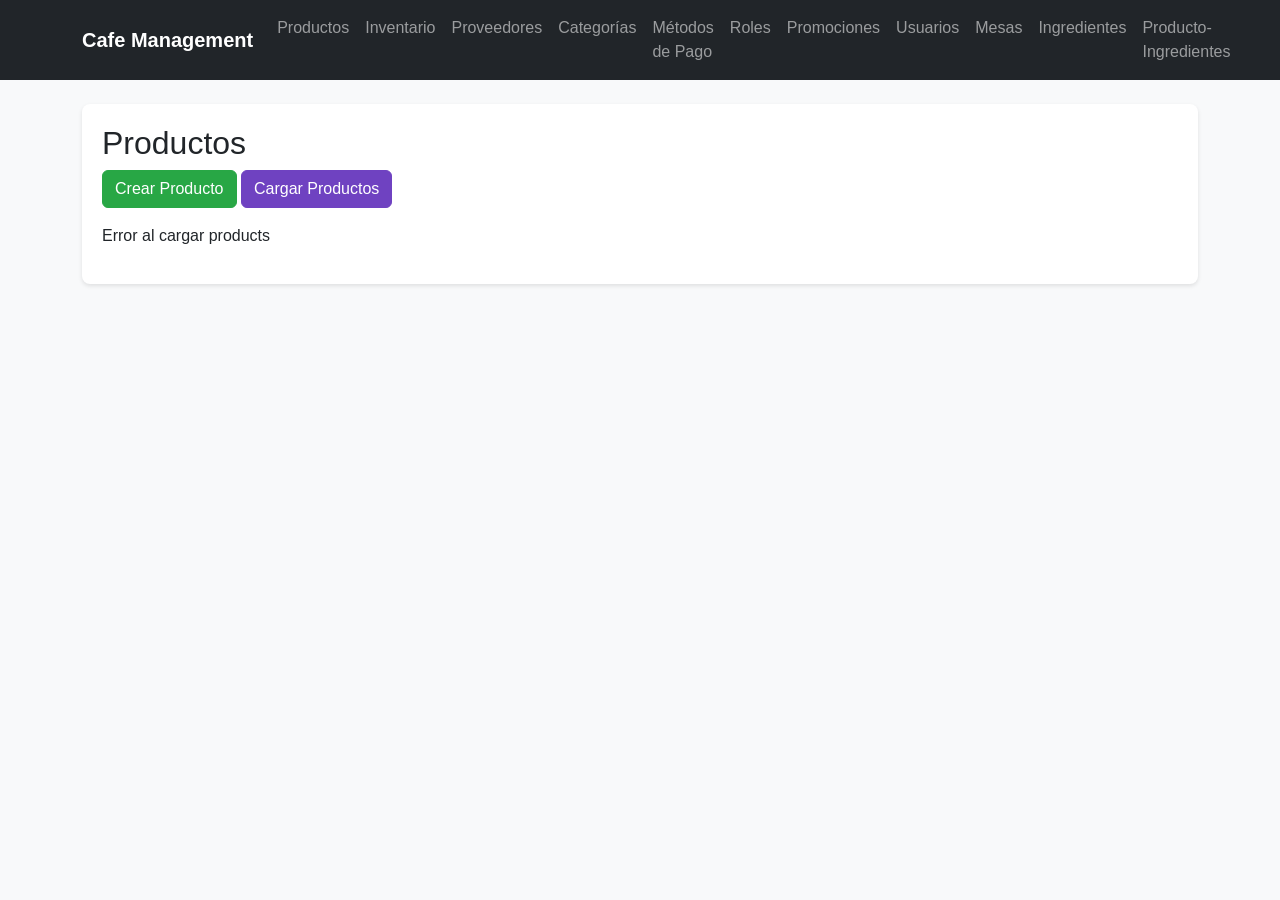
<file: frontend/index.html>
<!DOCTYPE html>
<html lang="es">
<head>
    <meta charset="UTF-8">
    <meta name="viewport" content="width=device-width, initial-scale=1.0">
    <title>Cafe Management System</title>
    <link href="https://cdn.jsdelivr.net/npm/bootstrap@5.3.0/dist/css/bootstrap.min.css" rel="stylesheet">
    <link rel="stylesheet" href="styles.css">
</head>
<body>
    <nav class="navbar navbar-expand-lg navbar-dark bg-dark">
        <div class="container">
            <a class="navbar-brand" href="#">Cafe Management</a>
            <button class="navbar-toggler" type="button" data-bs-toggle="collapse" data-bs-target="#navbarNav">
                <span class="navbar-toggler-icon"></span>
            </button>
            <div class="collapse navbar-collapse" id="navbarNav">
                <ul class="navbar-nav">
                    <li class="nav-item"><a class="nav-link" href="#" onclick="showSection('products')">Productos</a></li>
                    <li class="nav-item"><a class="nav-link" href="#" onclick="showSection('inventory')">Inventario</a></li>
                    <li class="nav-item"><a class="nav-link" href="#" onclick="showSection('suppliers')">Proveedores</a></li>
                    <li class="nav-item"><a class="nav-link" href="#" onclick="showSection('categories')">Categorías</a></li>
                    <li class="nav-item"><a class="nav-link" href="#" onclick="showSection('payment-methods')">Métodos de Pago</a></li>
                    <li class="nav-item"><a class="nav-link" href="#" onclick="showSection('roles')">Roles</a></li>
                    <li class="nav-item"><a class="nav-link" href="#" onclick="showSection('promotions')">Promociones</a></li>
                    <li class="nav-item"><a class="nav-link" href="#" onclick="showSection('users')">Usuarios</a></li>
                    <li class="nav-item"><a class="nav-link" href="#" onclick="showSection('tables')">Mesas</a></li>
                    <li class="nav-item"><a class="nav-link" href="#" onclick="showSection('ingredients')">Ingredientes</a></li>
                    <li class="nav-item"><a class="nav-link" href="#" onclick="showSection('product-ingredients')">Producto-Ingredientes</a></li>
                </ul>
            </div>
        </div>
    </nav>

    <div class="container mt-4">
        <div id="products" class="section">
            <h2>Productos</h2>
            <button class="btn btn-success mb-3" onclick="openCreateModal('products')">Crear Producto</button>
            <button class="btn btn-primary mb-3" onclick="loadProducts()">Cargar Productos</button>
            <div id="products-list" class="row"></div>
        </div>

        <div id="inventory" class="section d-none">
            <h2>Inventario</h2>
            <button class="btn btn-success mb-3" onclick="openCreateModal('inventory')">Crear Item</button>
            <button class="btn btn-primary mb-3" onclick="loadInventory()">Cargar Inventario</button>
            <div id="inventory-list" class="row"></div>
        </div>

        <div id="suppliers" class="section d-none">
            <h2>Proveedores</h2>
            <button class="btn btn-success mb-3" onclick="openCreateModal('suppliers')">Crear Proveedor</button>
            <button class="btn btn-primary mb-3" onclick="loadSuppliers()">Cargar Proveedores</button>
            <div id="suppliers-list" class="row"></div>
        </div>

        <div id="categories" class="section d-none">
            <h2>Categorías</h2>
            <button class="btn btn-success mb-3" onclick="openCreateModal('categories')">Crear Categoría</button>
            <button class="btn btn-primary mb-3" onclick="loadCategories()">Cargar Categorías</button>
            <div id="categories-list" class="row"></div>
        </div>

        <div id="payment-methods" class="section d-none">
            <h2>Métodos de Pago</h2>
            <button class="btn btn-success mb-3" onclick="openCreateModal('payment-methods')">Crear Método</button>
            <button class="btn btn-primary mb-3" onclick="loadPaymentMethods()">Cargar Métodos</button>
            <div id="payment-methods-list" class="row"></div>
        </div>

        <div id="roles" class="section d-none">
            <h2>Roles</h2>
            <button class="btn btn-success mb-3" onclick="openCreateModal('roles')">Crear Rol</button>
            <button class="btn btn-primary mb-3" onclick="loadRoles()">Cargar Roles</button>
            <div id="roles-list" class="row"></div>
        </div>

        <div id="promotions" class="section d-none">
            <h2>Promociones</h2>
            <button class="btn btn-success mb-3" onclick="openCreateModal('promotions')">Crear Promoción</button>
            <button class="btn btn-primary mb-3" onclick="loadPromotions()">Cargar Promociones</button>
            <div id="promotions-list" class="row"></div>
        </div>

        <div id="users" class="section d-none">
            <h2>Usuarios</h2>
            <button class="btn btn-success mb-3" onclick="openCreateModal('users')">Crear Usuario</button>
            <button class="btn btn-primary mb-3" onclick="loadUsers()">Cargar Usuarios</button>
            <div id="users-list" class="row"></div>
        </div>

        <div id="tables" class="section d-none">
            <h2>Mesas</h2>
            <button class="btn btn-success mb-3" onclick="openCreateModal('tables')">Crear Mesa</button>
            <button class="btn btn-primary mb-3" onclick="loadTables()">Cargar Mesas</button>
            <div id="tables-list" class="row"></div>
        </div>

        <div id="ingredients" class="section d-none">
            <h2>Ingredientes</h2>
            <button class="btn btn-success mb-3" onclick="openCreateModal('ingredients')">Crear Ingrediente</button>
            <button class="btn btn-primary mb-3" onclick="loadIngredients()">Cargar Ingredientes</button>
            <div id="ingredients-list" class="row"></div>
        </div>

        <div id="product-ingredients" class="section d-none">
            <h2>Producto-Ingredientes</h2>
            <button class="btn btn-success mb-3" onclick="openCreateModal('product-ingredients')">Crear Relación</button>
            <button class="btn btn-primary mb-3" onclick="loadProductIngredients()">Cargar Relaciones</button>
            <div id="product-ingredients-list" class="row"></div>
        </div>
    </div>

    <!-- Modal for Create/Edit -->
    <div class="modal fade" id="entityModal" tabindex="-1">
        <div class="modal-dialog">
            <div class="modal-content">
                <div class="modal-header">
                    <h5 class="modal-title" id="modalTitle">Crear</h5>
                    <button type="button" class="btn-close" data-bs-dismiss="modal"></button>
                </div>
                <div class="modal-body">
                    <form id="entityForm">
                        <!-- Dynamic form fields will be added here -->
                    </form>
                </div>
                <div class="modal-footer">
                    <button type="button" class="btn btn-secondary" data-bs-dismiss="modal">Cancelar</button>
                    <button type="button" class="btn btn-primary" onclick="saveEntity()">Guardar</button>
                </div>
            </div>
        </div>
    </div>

    <script src="https://cdn.jsdelivr.net/npm/bootstrap@5.3.0/dist/js/bootstrap.bundle.min.js"></script>
    <script src="app.js"></script>
</body>
</html>
</file>
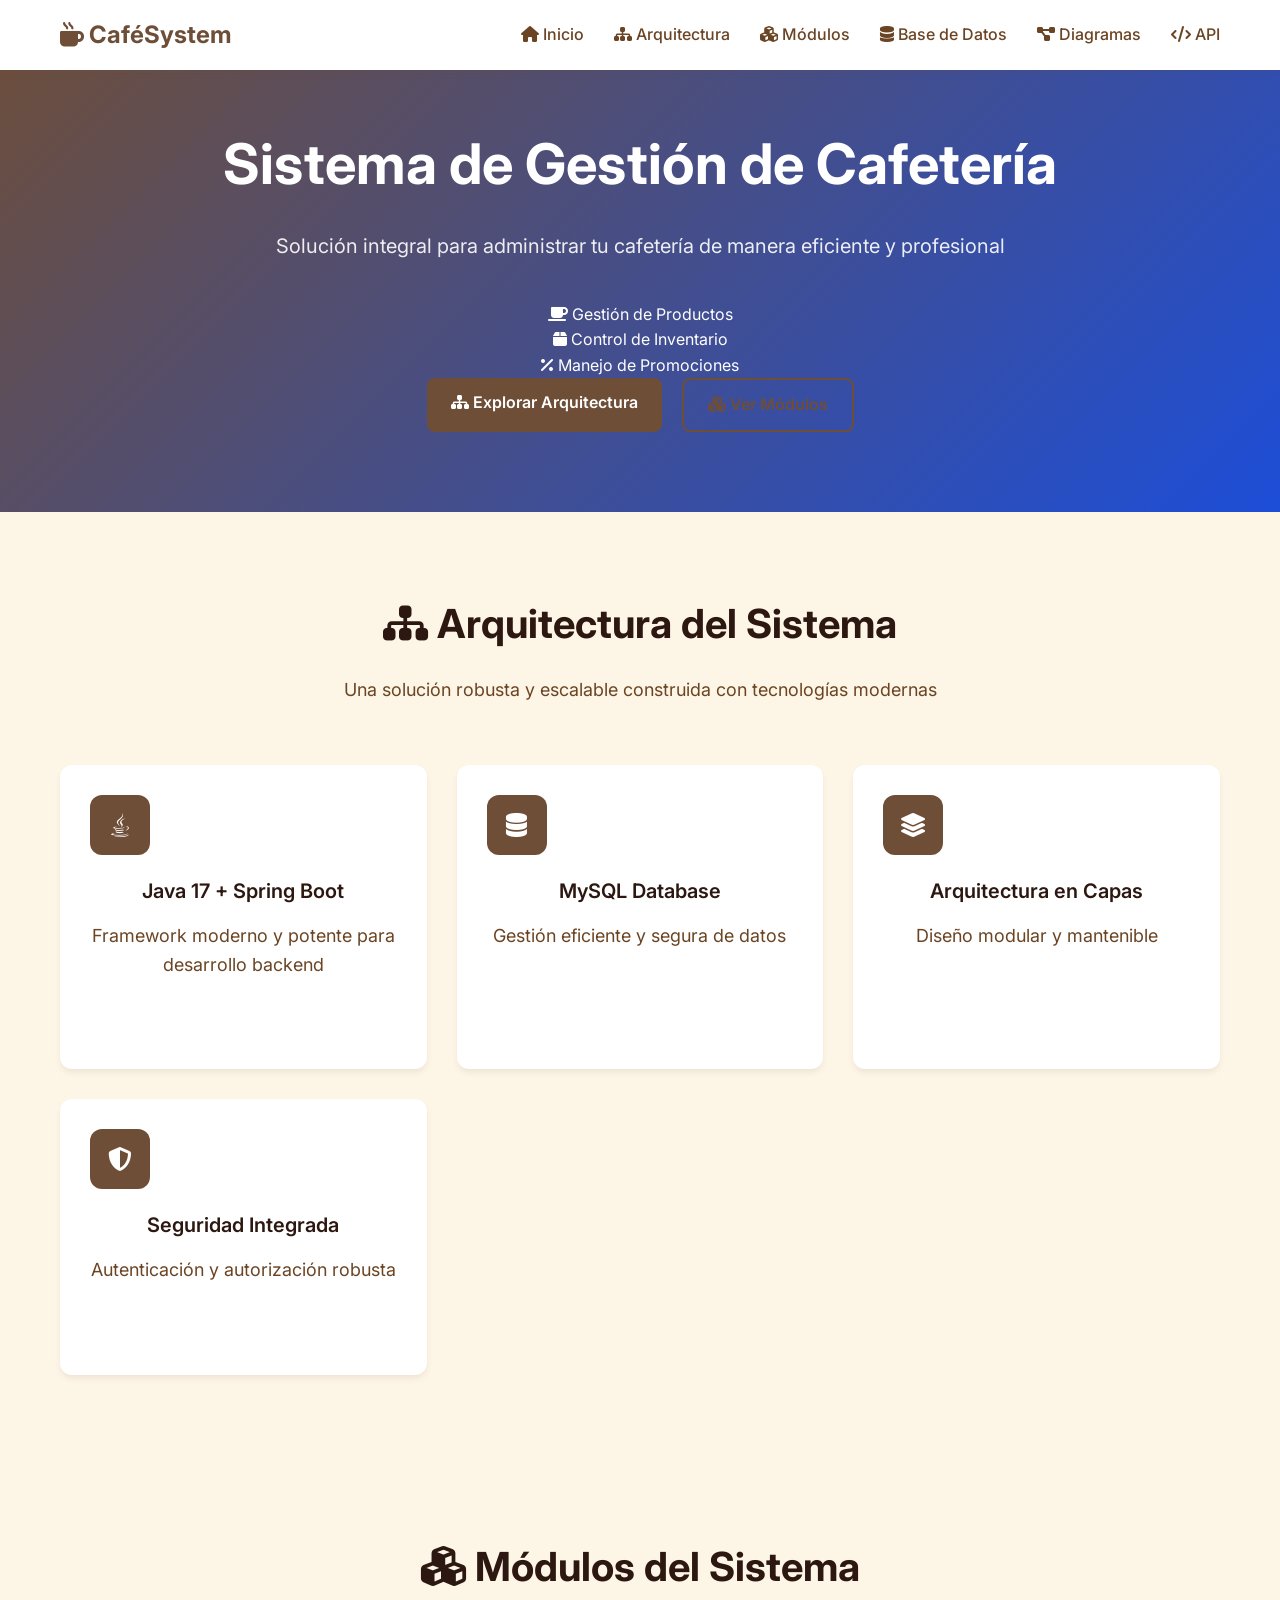
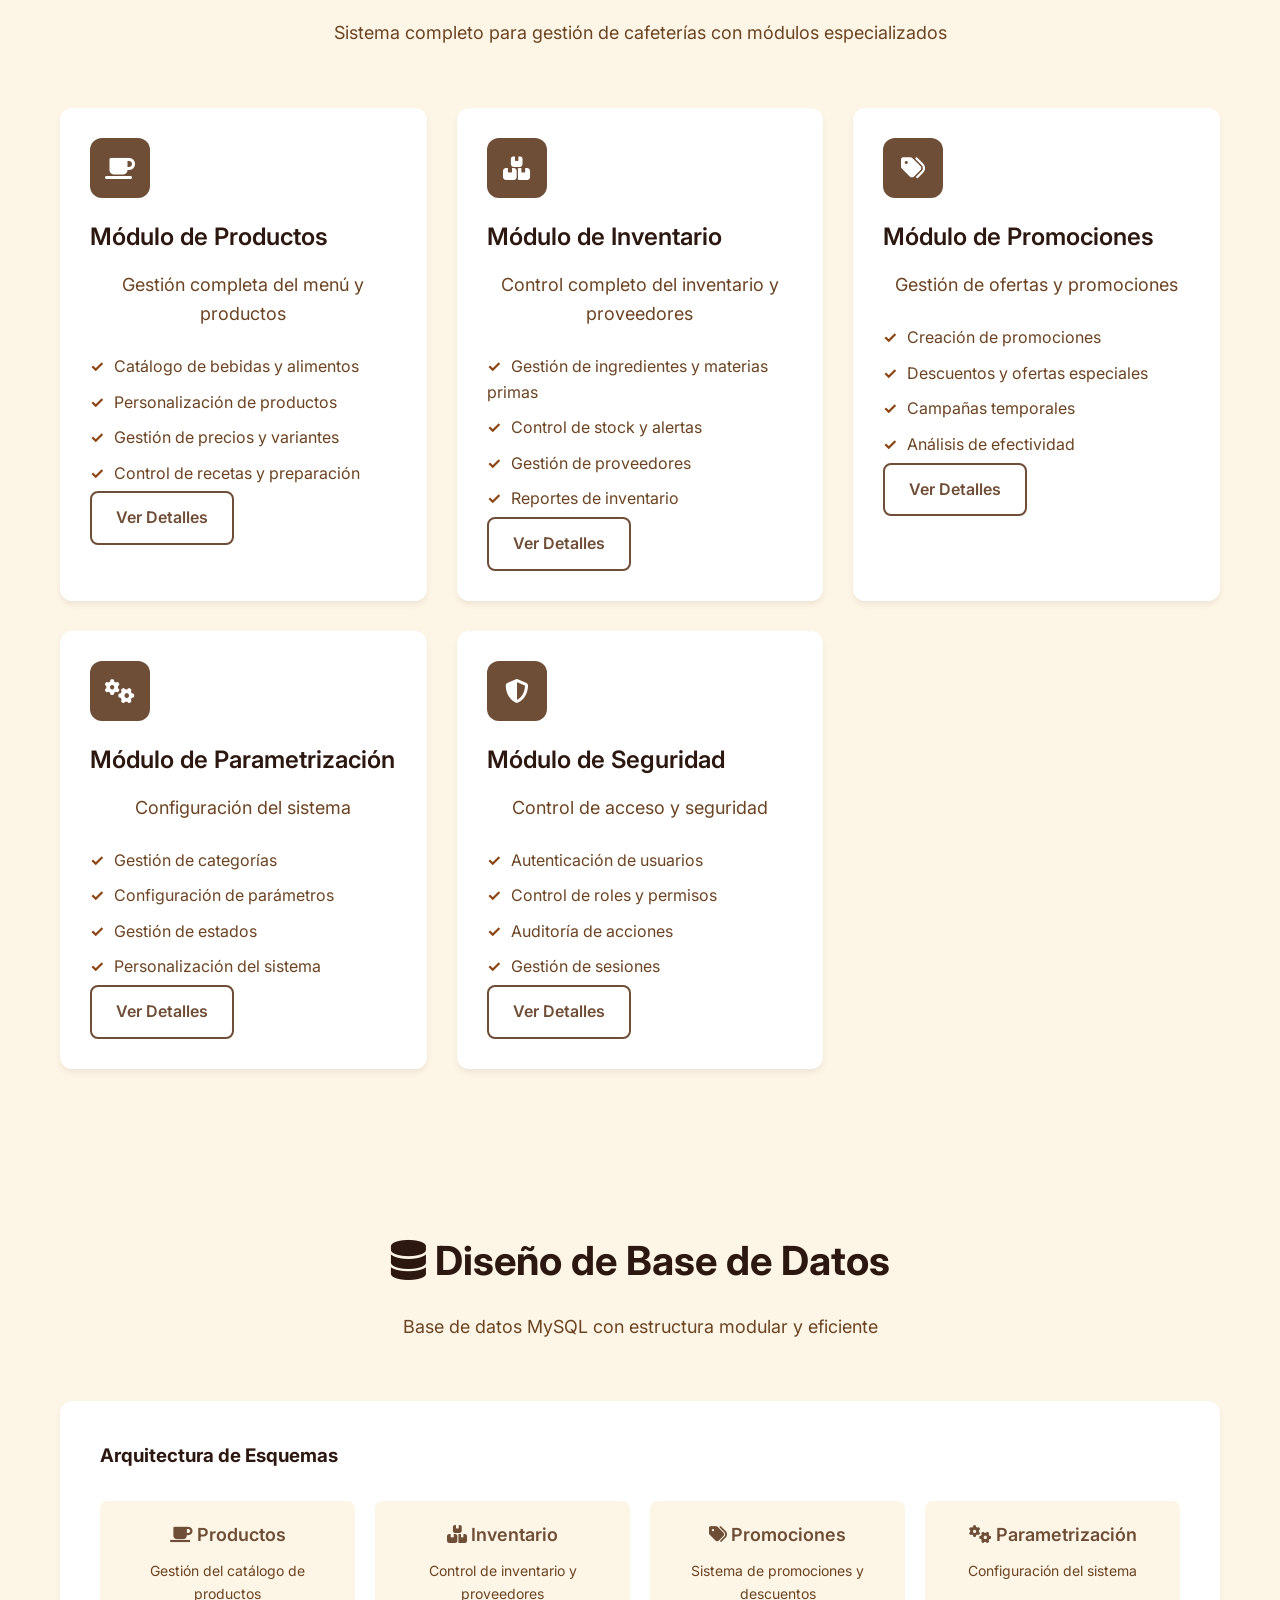
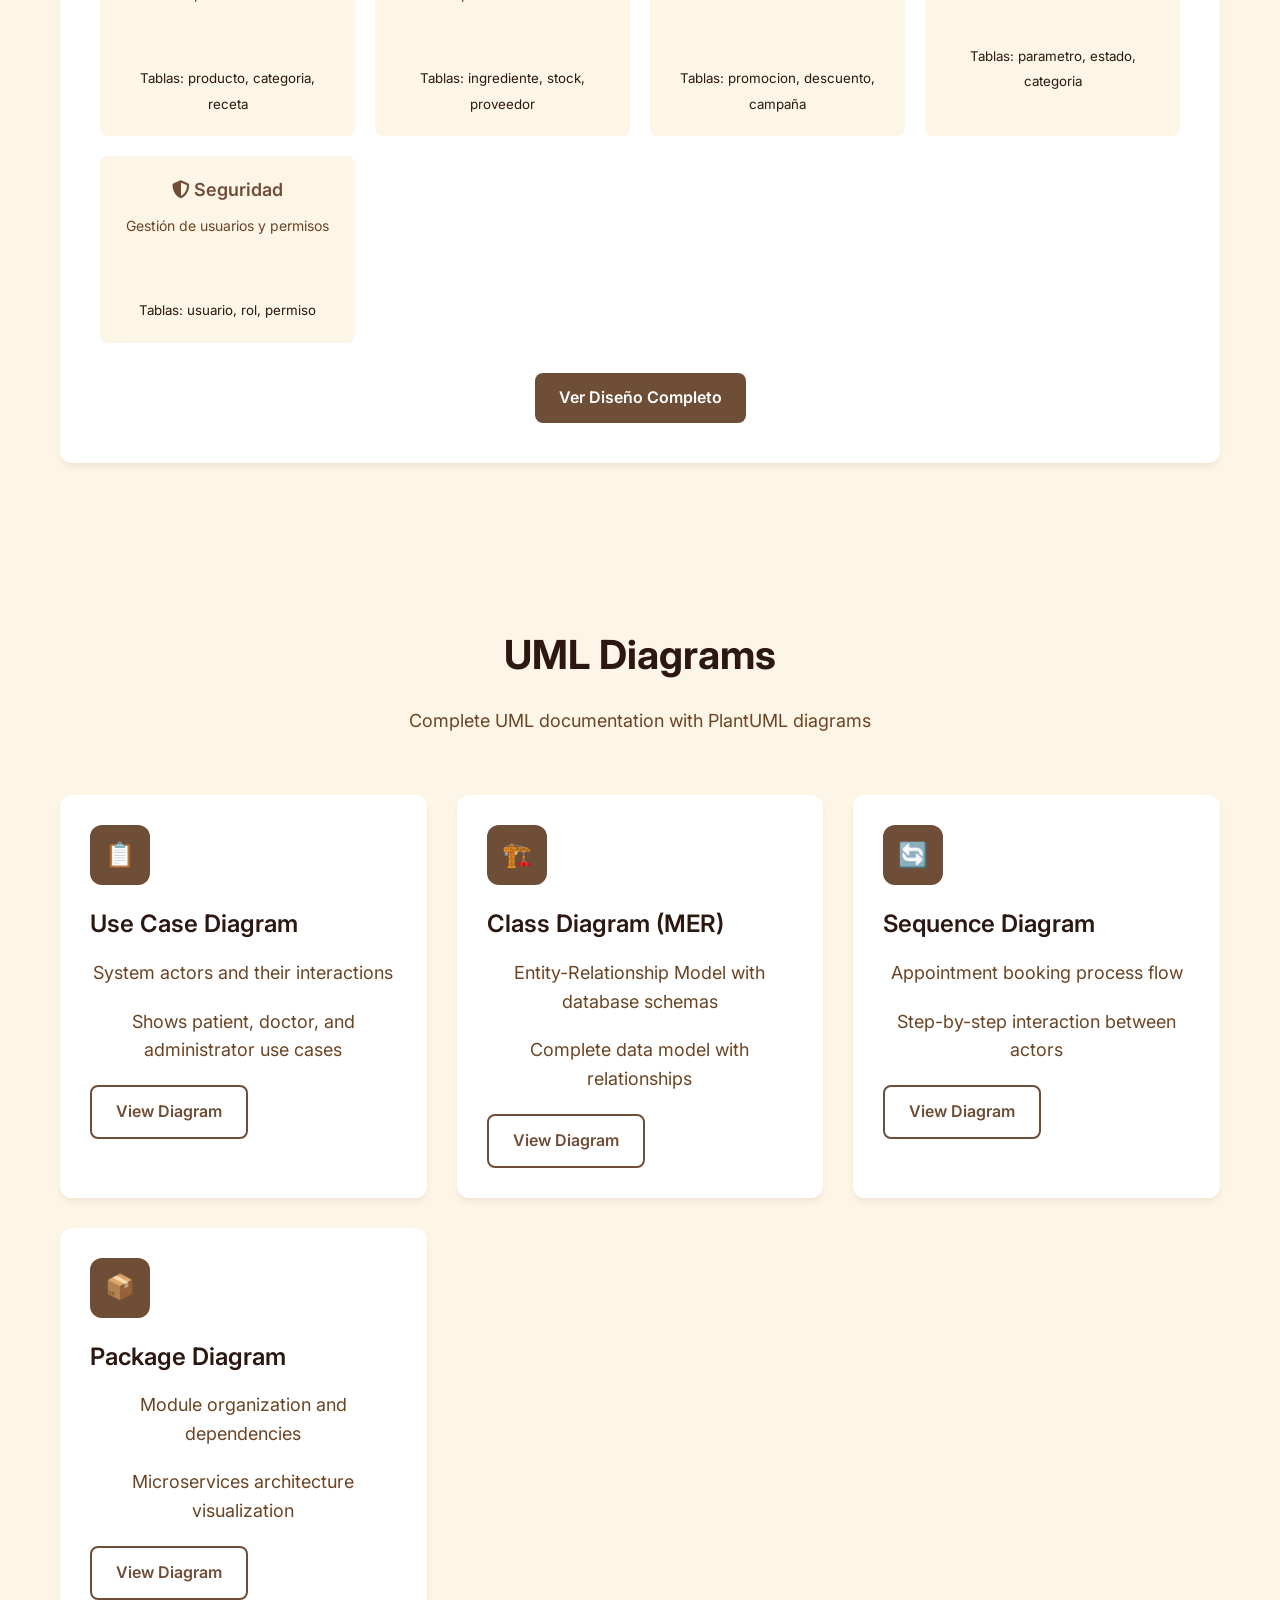
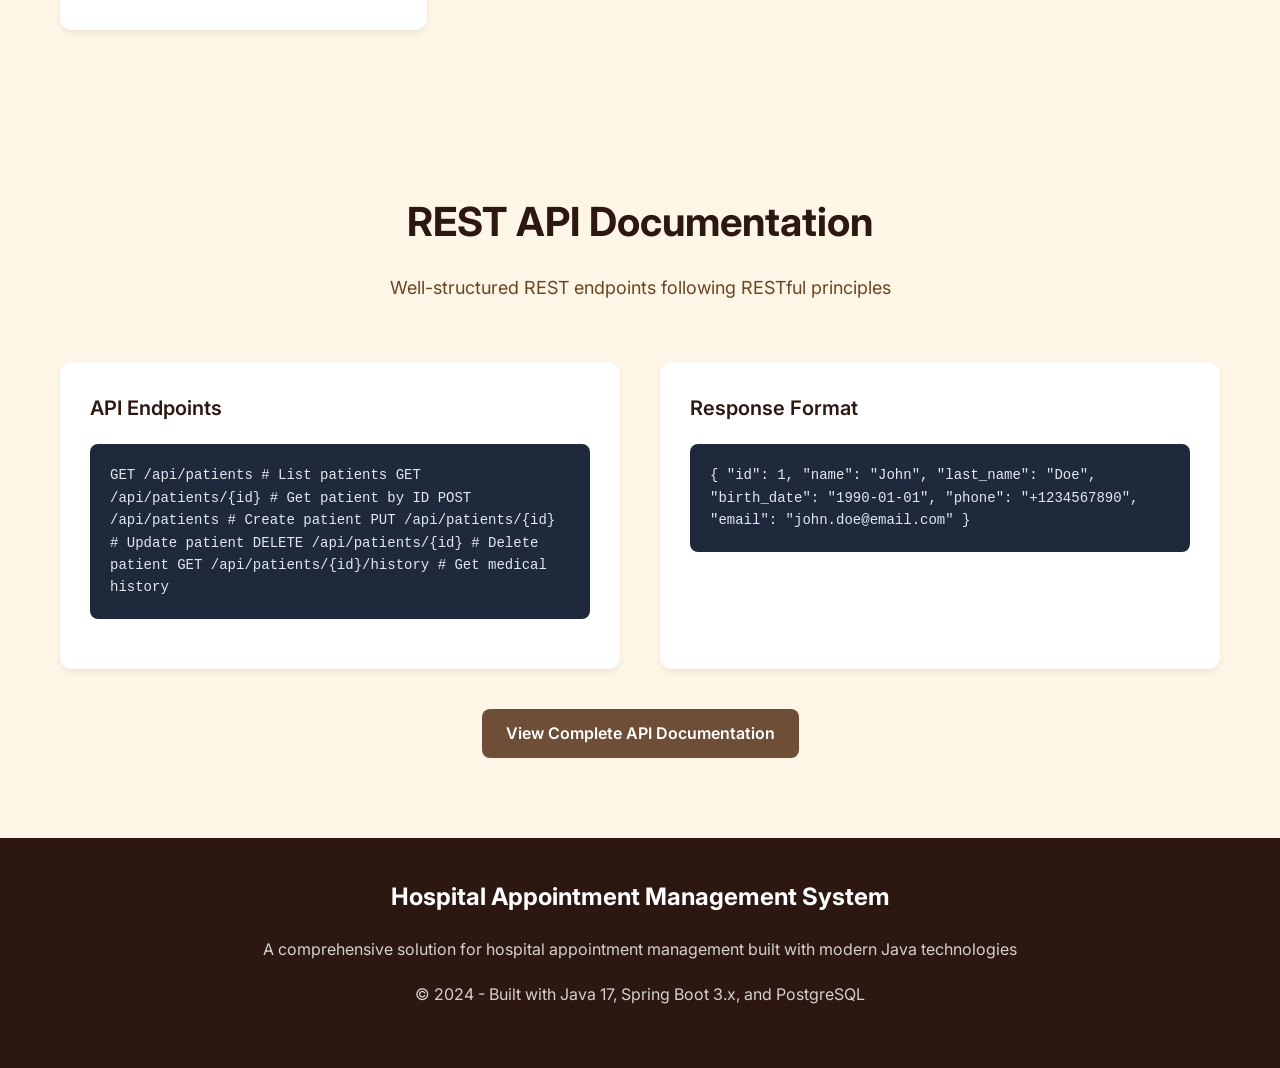
<file: docs/landing-page/index.html>
<!DOCTYPE html>
<html lang="es">
<head>
    <meta charset="UTF-8">
    <meta name="viewport" content="width=device-width, initial-scale=1.0">
    <title>Sistema de Gestión de Cafetería</title>
    <link rel="preconnect" href="https://fonts.googleapis.com">
    <link rel="preconnect" href="https://fonts.gstatic.com" crossorigin>
    <link href="https://fonts.googleapis.com/css2?family=Inter:wght@300;400;500;600;700&family=Playfair+Display:wght@700&display=swap" rel="stylesheet">
    <link rel="stylesheet" href="https://cdnjs.cloudflare.com/ajax/libs/font-awesome/6.4.0/css/all.min.css">
    <link rel="stylesheet" href="assets/css/styles.css">
</head>
<body>
    <!-- Navigation -->
    <nav class="navbar">
        <div class="nav-container">
            <a href="#" class="nav-logo"><i class="fas fa-mug-hot"></i> CaféSystem</a>
            <ul class="nav-menu">
                <li><a href="#home"><i class="fas fa-home"></i> Inicio</a></li>
                <li><a href="#architecture"><i class="fas fa-sitemap"></i> Arquitectura</a></li>
                <li><a href="#modules"><i class="fas fa-cubes"></i> Módulos</a></li>
                <li><a href="#database"><i class="fas fa-database"></i> Base de Datos</a></li>
                <li><a href="#diagrams"><i class="fas fa-project-diagram"></i> Diagramas</a></li>
                <li><a href="#api"><i class="fas fa-code"></i> API</a></li>
            </ul>
        </div>
    </nav>

    <!-- Hero Section -->
    <section id="home" class="hero">
        <div class="hero-container fade-in">
            <h1>Sistema de Gestión de Cafetería</h1>
            <p>Solución integral para administrar tu cafetería de manera eficiente y profesional</p>
            <div class="hero-features">
                <div class="feature">
                    <i class="fas fa-coffee"></i>
                    <span>Gestión de Productos</span>
                </div>
                <div class="feature">
                    <i class="fas fa-box"></i>
                    <span>Control de Inventario</span>
                </div>
                <div class="feature">
                    <i class="fas fa-percent"></i>
                    <span>Manejo de Promociones</span>
                </div>
            </div>
            <div class="hero-buttons">
                <a href="pages/architecture.html" class="btn btn-primary"><i class="fas fa-sitemap"></i> Explorar Arquitectura</a>
                <a href="pages/modules.html" class="btn btn-secondary"><i class="fas fa-cubes"></i> Ver Módulos</a>
            </div>
        </div>
    </section>

    <!-- Architecture Overview -->
    <section id="architecture" class="section fade-in">
        <div class="container">
            <h2><i class="fas fa-sitemap"></i> Arquitectura del Sistema</h2>
            <p>Una solución robusta y escalable construida con tecnologías modernas</p>

            <div class="architecture-grid">
                <div class="arch-component">
                    <div class="card-icon"><i class="fab fa-java"></i></div>
                    <h3>Java 17 + Spring Boot</h3>
                    <p>Framework moderno y potente para desarrollo backend</p>
                </div>
                <div class="arch-component">
                    <div class="card-icon"><i class="fas fa-database"></i></div>
                    <h3>MySQL Database</h3>
                    <p>Gestión eficiente y segura de datos</p>
                </div>
                <div class="arch-component">
                    <div class="card-icon"><i class="fas fa-layer-group"></i></div>
                    <h3>Arquitectura en Capas</h3>
                    <p>Diseño modular y mantenible</p>
                </div>
                <div class="arch-component">
                    <div class="card-icon"><i class="fas fa-shield-alt"></i></div>
                    <h3>Seguridad Integrada</h3>
                    <p>Autenticación y autorización robusta</p>
                </div>
            </div>
        </div>
    </section>

    <!-- Modules Section -->
    <section id="modules" class="section fade-in">
        <div class="container">
            <h2><i class="fas fa-cubes"></i> Módulos del Sistema</h2>
            <p>Sistema completo para gestión de cafeterías con módulos especializados</p>

            <div class="cards-grid">
                <div class="card">
                    <div class="card-icon"><i class="fas fa-coffee"></i></div>
                    <h3>Módulo de Productos</h3>
                    <p>Gestión completa del menú y productos</p>
                    <ul class="card-features">
                        <li>Catálogo de bebidas y alimentos</li>
                        <li>Personalización de productos</li>
                        <li>Gestión de precios y variantes</li>
                        <li>Control de recetas y preparación</li>
                    </ul>
                    <a href="pages/modules.html#products" class="btn btn-secondary">Ver Detalles</a>
                </div>

                <div class="card">
                    <div class="card-icon"><i class="fas fa-boxes"></i></div>
                    <h3>Módulo de Inventario</h3>
                    <p>Control completo del inventario y proveedores</p>
                    <ul class="card-features">
                        <li>Gestión de ingredientes y materias primas</li>
                        <li>Control de stock y alertas</li>
                        <li>Gestión de proveedores</li>
                        <li>Reportes de inventario</li>
                    </ul>
                    <a href="pages/modules.html#inventory" class="btn btn-secondary">Ver Detalles</a>
                </div>

                <div class="card">
                    <div class="card-icon"><i class="fas fa-tags"></i></div>
                    <h3>Módulo de Promociones</h3>
                    <p>Gestión de ofertas y promociones</p>
                    <ul class="card-features">
                        <li>Creación de promociones</li>
                        <li>Descuentos y ofertas especiales</li>
                        <li>Campañas temporales</li>
                        <li>Análisis de efectividad</li>
                    </ul>
                    <a href="pages/modules.html#promotions" class="btn btn-secondary">Ver Detalles</a>
                </div>

                <div class="card">
                    <div class="card-icon"><i class="fas fa-cogs"></i></div>
                    <h3>Módulo de Parametrización</h3>
                    <p>Configuración del sistema</p>
                    <ul class="card-features">
                        <li>Gestión de categorías</li>
                        <li>Configuración de parámetros</li>
                        <li>Gestión de estados</li>
                        <li>Personalización del sistema</li>
                    </ul>
                    <a href="pages/modules.html#parameterization" class="btn btn-secondary">Ver Detalles</a>
                </div>

                <div class="card">
                    <div class="card-icon"><i class="fas fa-shield-alt"></i></div>
                    <h3>Módulo de Seguridad</h3>
                    <p>Control de acceso y seguridad</p>
                    <ul class="card-features">
                        <li>Autenticación de usuarios</li>
                        <li>Control de roles y permisos</li>
                        <li>Auditoría de acciones</li>
                        <li>Gestión de sesiones</li>
                    </ul>
                    <a href="pages/modules.html#security" class="btn btn-secondary">Ver Detalles</a>
                </div>
            </div>
        </div>
    </section>

    <!-- Database Section -->
    <section id="database" class="section fade-in">
        <div class="container">
            <h2><i class="fas fa-database"></i> Diseño de Base de Datos</h2>
            <p>Base de datos MySQL con estructura modular y eficiente</p>

            <div class="database-schema">
                <h3>Arquitectura de Esquemas</h3>
                <div class="schema-grid">
                    <div class="schema-item">
                        <h4><i class="fas fa-coffee"></i> Productos</h4>
                        <p>Gestión del catálogo de productos</p>
                        <small>Tablas: producto, categoria, receta</small>
                    </div>
                    <div class="schema-item">
                        <h4><i class="fas fa-boxes"></i> Inventario</h4>
                        <p>Control de inventario y proveedores</p>
                        <small>Tablas: ingrediente, stock, proveedor</small>
                    </div>
                    <div class="schema-item">
                        <h4><i class="fas fa-tags"></i> Promociones</h4>
                        <p>Sistema de promociones y descuentos</p>
                        <small>Tablas: promocion, descuento, campaña</small>
                    </div>
                    <div class="schema-item">
                        <h4><i class="fas fa-cogs"></i> Parametrización</h4>
                        <p>Configuración del sistema</p>
                        <small>Tablas: parametro, estado, categoria</small>
                    </div>
                    <div class="schema-item">
                        <h4><i class="fas fa-shield-alt"></i> Seguridad</h4>
                        <p>Gestión de usuarios y permisos</p>
                        <small>Tablas: usuario, rol, permiso</small>
                    </div>
                </div>
                <div style="text-align: center; margin-top: 30px;">
                    <a href="pages/database.html" class="btn btn-primary">Ver Diseño Completo</a>
                </div>
            </div>
        </div>
    </section>

    <!-- Diagrams Section -->
    <section id="diagrams" class="section">
        <div class="container">
            <h2>UML Diagrams</h2>
            <p>Complete UML documentation with PlantUML diagrams</p>

            <div class="cards-grid">
                <div class="card">
                    <div class="card-icon">📋</div>
                    <h3>Use Case Diagram</h3>
                    <p>System actors and their interactions</p>
                    <p>Shows patient, doctor, and administrator use cases</p>
                    <a href="pages/diagrams.html#use-case" class="btn btn-secondary">View Diagram</a>
                </div>

                <div class="card">
                    <div class="card-icon">🏗️</div>
                    <h3>Class Diagram (MER)</h3>
                    <p>Entity-Relationship Model with database schemas</p>
                    <p>Complete data model with relationships</p>
                    <a href="pages/diagrams.html#classes" class="btn btn-secondary">View Diagram</a>
                </div>

                <div class="card">
                    <div class="card-icon">🔄</div>
                    <h3>Sequence Diagram</h3>
                    <p>Appointment booking process flow</p>
                    <p>Step-by-step interaction between actors</p>
                    <a href="pages/diagrams.html#sequence" class="btn btn-secondary">View Diagram</a>
                </div>

                <div class="card">
                    <div class="card-icon">📦</div>
                    <h3>Package Diagram</h3>
                    <p>Module organization and dependencies</p>
                    <p>Microservices architecture visualization</p>
                    <a href="pages/diagrams.html#packages" class="btn btn-secondary">View Diagram</a>
                </div>
            </div>
        </div>
    </section>

    <!-- API Section -->
    <section id="api" class="section">
        <div class="container">
            <h2>REST API Documentation</h2>
            <p>Well-structured REST endpoints following RESTful principles</p>

            <div class="content-grid">
                <div class="content-card">
                    <h3>API Endpoints</h3>
                    <div class="code-block">
GET    /api/patients              # List patients
GET    /api/patients/{id}         # Get patient by ID
POST   /api/patients              # Create patient
PUT    /api/patients/{id}         # Update patient
DELETE /api/patients/{id}         # Delete patient
GET    /api/patients/{id}/history # Get medical history
                    </div>
                </div>

                <div class="content-card">
                    <h3>Response Format</h3>
                    <div class="code-block">
{
  "id": 1,
  "name": "John",
  "last_name": "Doe",
  "birth_date": "1990-01-01",
  "phone": "+1234567890",
  "email": "john.doe@email.com"
}
                    </div>
                </div>
            </div>

            <div style="text-align: center; margin-top: 40px;">
                <a href="pages/api.html" class="btn btn-primary">View Complete API Documentation</a>
            </div>
        </div>
    </section>

    <!-- Footer -->
    <footer class="footer">
        <div class="footer-content">
            <h3>Hospital Appointment Management System</h3>
            <p>A comprehensive solution for hospital appointment management built with modern Java technologies</p>
            <p>© 2024 - Built with Java 17, Spring Boot 3.x, and PostgreSQL</p>
        </div>
    </footer>

    <script src="assets/js/main.js"></script>
</body>
</html>
</file>
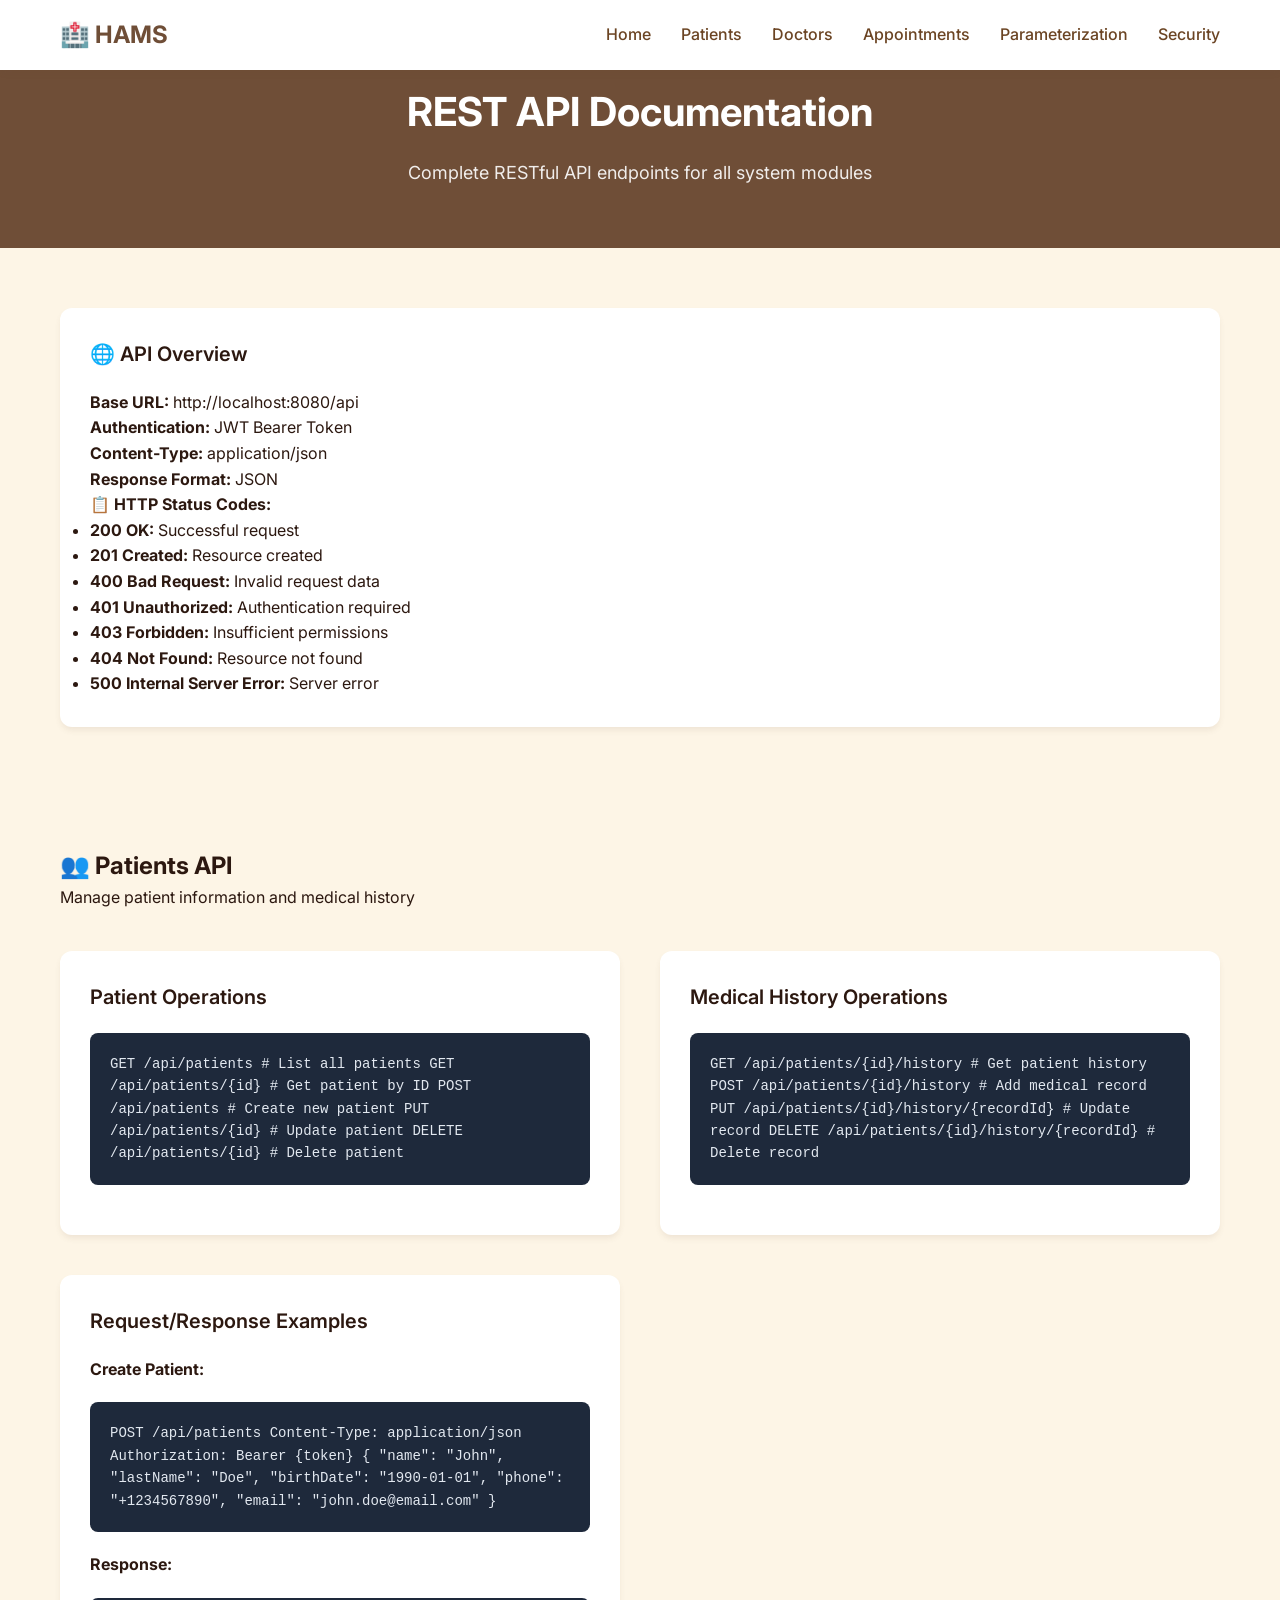
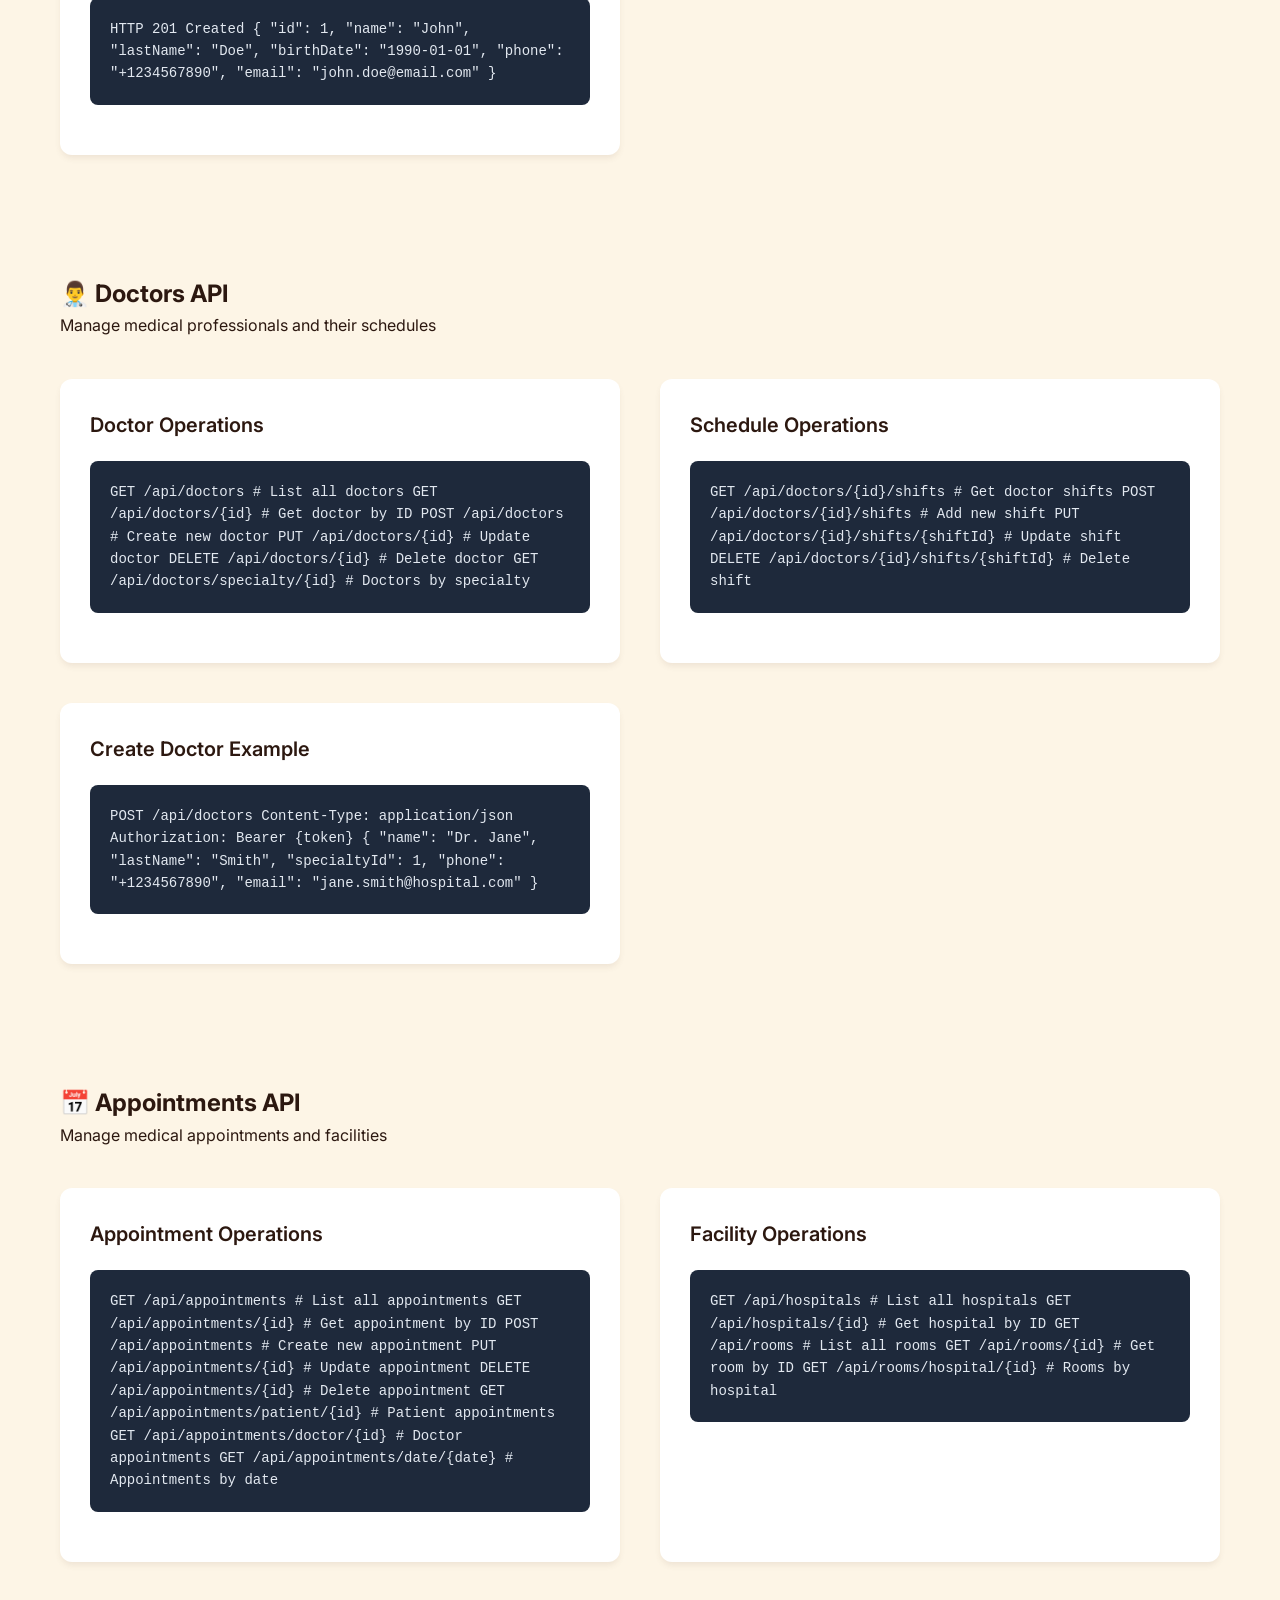
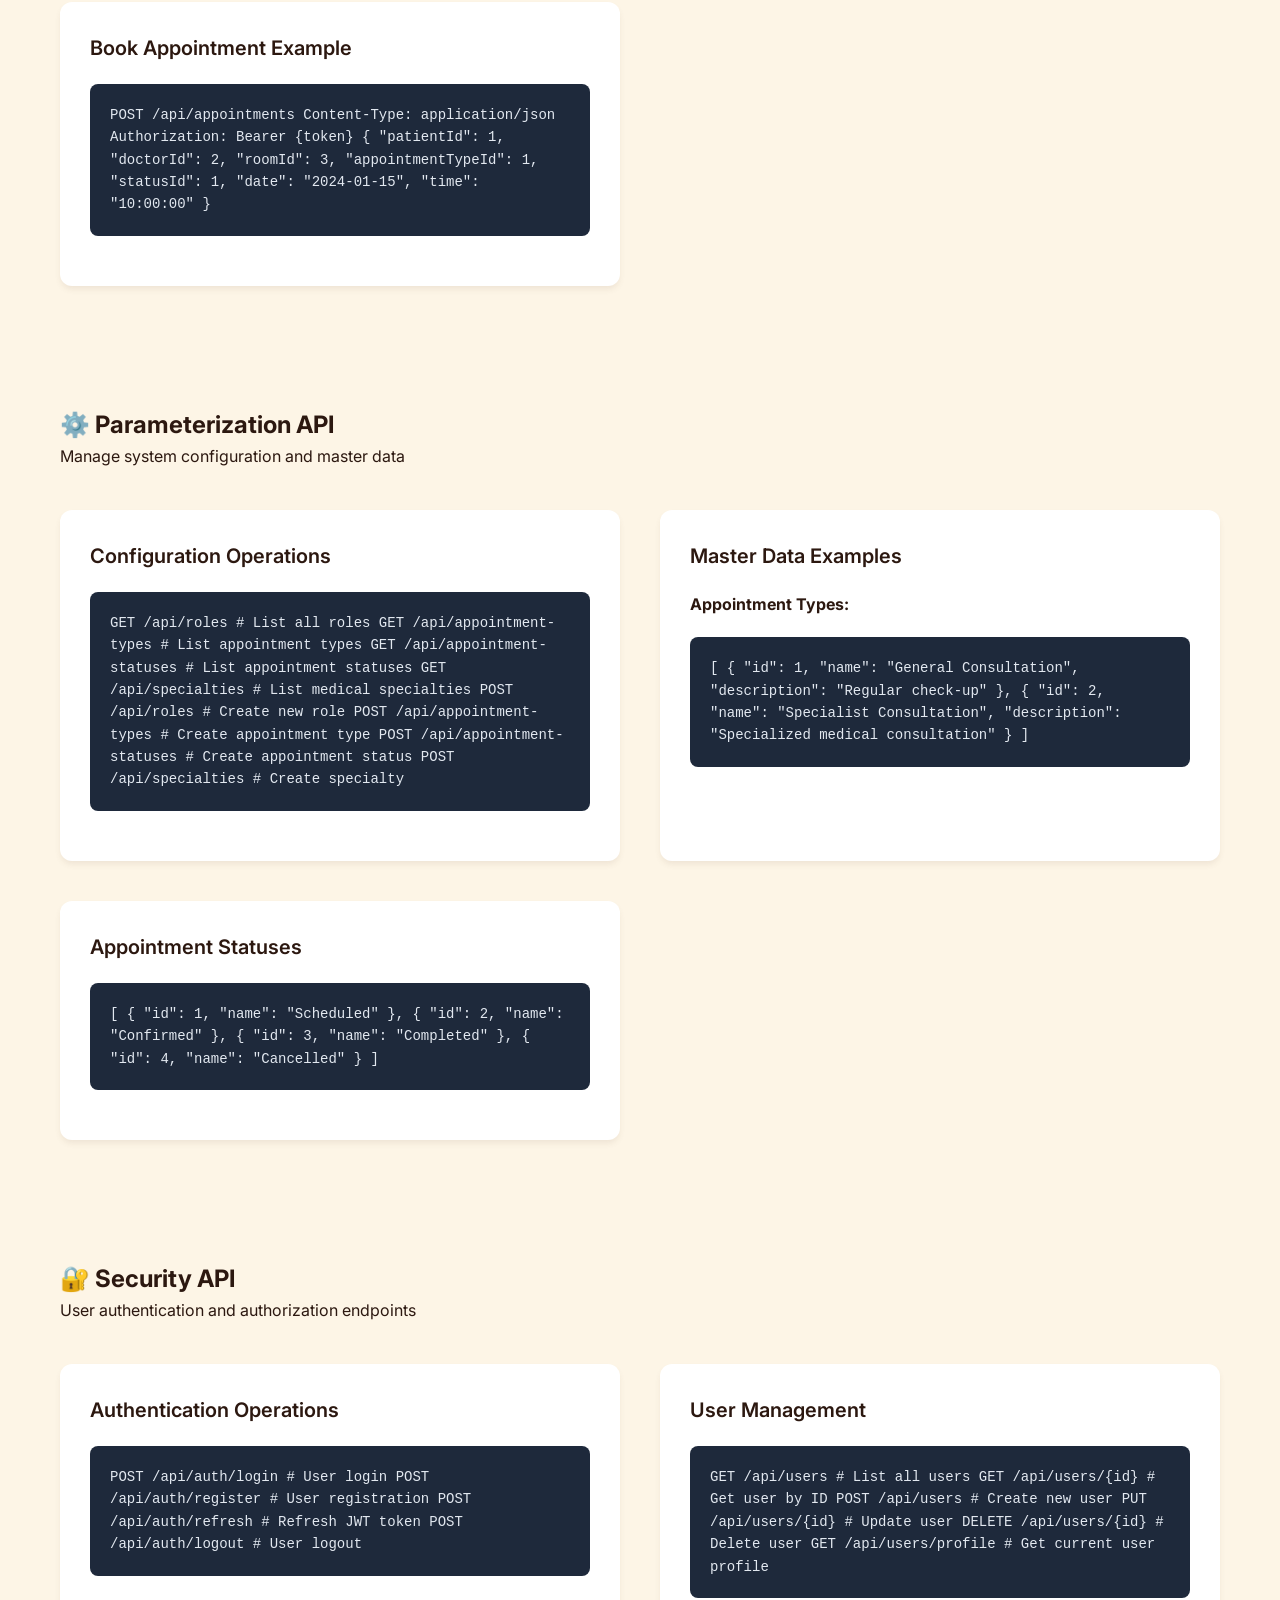
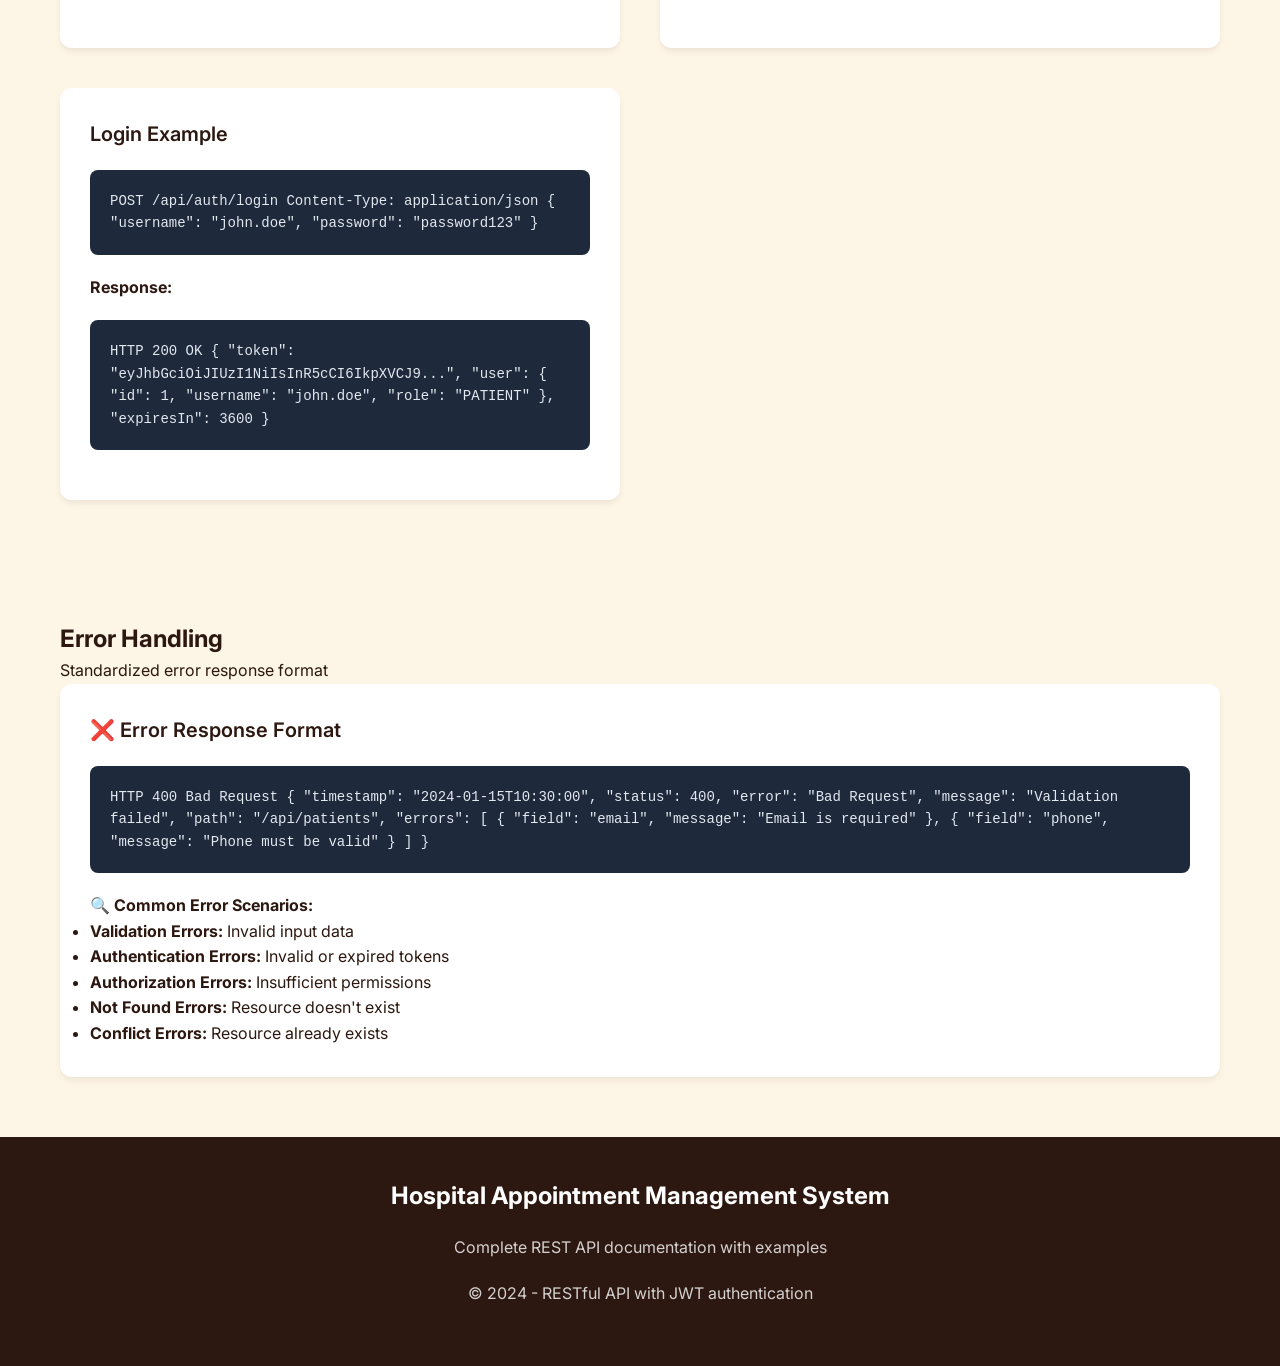
<file: docs/landing-page/pages/api.html>
<!DOCTYPE html>
<html lang="es">
<head>
    <meta charset="UTF-8">
    <meta name="viewport" content="width=device-width, initial-scale=1.0">
    <title>API Documentation - Hospital Appointment Management System</title>
    <link rel="preconnect" href="https://fonts.googleapis.com">
    <link rel="preconnect" href="https://fonts.gstatic.com" crossorigin>
    <link href="https://fonts.googleapis.com/css2?family=Inter:wght@300;400;500;600;700&display=swap" rel="stylesheet">
    <link rel="stylesheet" href="../assets/css/styles.css">
</head>
<body>
    <!-- Navigation -->
    <nav class="navbar">
        <div class="nav-container">
            <a href="../index.html" class="nav-logo">🏥 HAMS</a>
            <ul class="nav-menu">
                <li><a href="../index.html">Home</a></li>
                <li><a href="#patients">Patients</a></li>
                <li><a href="#doctors">Doctors</a></li>
                <li><a href="#appointments">Appointments</a></li>
                <li><a href="#parameterization">Parameterization</a></li>
                <li><a href="#security">Security</a></li>
            </ul>
        </div>
    </nav>

    <!-- Page Header -->
    <section class="page-header">
        <div class="container">
            <h1>REST API Documentation</h1>
            <p>Complete RESTful API endpoints for all system modules</p>
        </div>
    </section>

    <!-- API Overview -->
    <section class="content-section">
        <div class="container">
            <div class="content-card">
                <h3>🌐 API Overview</h3>
                <p><strong>Base URL:</strong> http://localhost:8080/api</p>
                <p><strong>Authentication:</strong> JWT Bearer Token</p>
                <p><strong>Content-Type:</strong> application/json</p>
                <p><strong>Response Format:</strong> JSON</p>

                <h4>📋 HTTP Status Codes:</h4>
                <ul>
                    <li><strong>200 OK:</strong> Successful request</li>
                    <li><strong>201 Created:</strong> Resource created</li>
                    <li><strong>400 Bad Request:</strong> Invalid request data</li>
                    <li><strong>401 Unauthorized:</strong> Authentication required</li>
                    <li><strong>403 Forbidden:</strong> Insufficient permissions</li>
                    <li><strong>404 Not Found:</strong> Resource not found</li>
                    <li><strong>500 Internal Server Error:</strong> Server error</li>
                </ul>
            </div>
        </div>
    </section>

    <!-- Patients API -->
    <section id="patients" class="content-section">
        <div class="container">
            <h2>👥 Patients API</h2>
            <p>Manage patient information and medical history</p>

            <div class="content-grid">
                <div class="content-card">
                    <h3>Patient Operations</h3>
                    <div class="code-block">
GET    /api/patients              # List all patients
GET    /api/patients/{id}         # Get patient by ID
POST   /api/patients              # Create new patient
PUT    /api/patients/{id}         # Update patient
DELETE /api/patients/{id}         # Delete patient
                    </div>
                </div>

                <div class="content-card">
                    <h3>Medical History Operations</h3>
                    <div class="code-block">
GET    /api/patients/{id}/history # Get patient history
POST   /api/patients/{id}/history # Add medical record
PUT    /api/patients/{id}/history/{recordId} # Update record
DELETE /api/patients/{id}/history/{recordId} # Delete record
                    </div>
                </div>

                <div class="content-card">
                    <h3>Request/Response Examples</h3>
                    <h4>Create Patient:</h4>
                    <div class="code-block">
POST /api/patients
Content-Type: application/json
Authorization: Bearer {token}

{
  "name": "John",
  "lastName": "Doe",
  "birthDate": "1990-01-01",
  "phone": "+1234567890",
  "email": "john.doe@email.com"
}
                    </div>

                    <h4>Response:</h4>
                    <div class="code-block">
HTTP 201 Created
{
  "id": 1,
  "name": "John",
  "lastName": "Doe",
  "birthDate": "1990-01-01",
  "phone": "+1234567890",
  "email": "john.doe@email.com"
}
                    </div>
                </div>
            </div>
        </div>
    </section>

    <!-- Doctors API -->
    <section id="doctors" class="content-section">
        <div class="container">
            <h2>👨‍⚕️ Doctors API</h2>
            <p>Manage medical professionals and their schedules</p>

            <div class="content-grid">
                <div class="content-card">
                    <h3>Doctor Operations</h3>
                    <div class="code-block">
GET    /api/doctors               # List all doctors
GET    /api/doctors/{id}          # Get doctor by ID
POST   /api/doctors               # Create new doctor
PUT    /api/doctors/{id}          # Update doctor
DELETE /api/doctors/{id}          # Delete doctor
GET    /api/doctors/specialty/{id} # Doctors by specialty
                    </div>
                </div>

                <div class="content-card">
                    <h3>Schedule Operations</h3>
                    <div class="code-block">
GET    /api/doctors/{id}/shifts   # Get doctor shifts
POST   /api/doctors/{id}/shifts   # Add new shift
PUT    /api/doctors/{id}/shifts/{shiftId} # Update shift
DELETE /api/doctors/{id}/shifts/{shiftId} # Delete shift
                    </div>
                </div>

                <div class="content-card">
                    <h3>Create Doctor Example</h3>
                    <div class="code-block">
POST /api/doctors
Content-Type: application/json
Authorization: Bearer {token}

{
  "name": "Dr. Jane",
  "lastName": "Smith",
  "specialtyId": 1,
  "phone": "+1234567890",
  "email": "jane.smith@hospital.com"
}
                    </div>
                </div>
            </div>
        </div>
    </section>

    <!-- Appointments API -->
    <section id="appointments" class="content-section">
        <div class="container">
            <h2>📅 Appointments API</h2>
            <p>Manage medical appointments and facilities</p>

            <div class="content-grid">
                <div class="content-card">
                    <h3>Appointment Operations</h3>
                    <div class="code-block">
GET    /api/appointments          # List all appointments
GET    /api/appointments/{id}     # Get appointment by ID
POST   /api/appointments          # Create new appointment
PUT    /api/appointments/{id}     # Update appointment
DELETE /api/appointments/{id}     # Delete appointment
GET    /api/appointments/patient/{id} # Patient appointments
GET    /api/appointments/doctor/{id}  # Doctor appointments
GET    /api/appointments/date/{date}  # Appointments by date
                    </div>
                </div>

                <div class="content-card">
                    <h3>Facility Operations</h3>
                    <div class="code-block">
GET    /api/hospitals             # List all hospitals
GET    /api/hospitals/{id}        # Get hospital by ID
GET    /api/rooms                 # List all rooms
GET    /api/rooms/{id}            # Get room by ID
GET    /api/rooms/hospital/{id}   # Rooms by hospital
                    </div>
                </div>

                <div class="content-card">
                    <h3>Book Appointment Example</h3>
                    <div class="code-block">
POST /api/appointments
Content-Type: application/json
Authorization: Bearer {token}

{
  "patientId": 1,
  "doctorId": 2,
  "roomId": 3,
  "appointmentTypeId": 1,
  "statusId": 1,
  "date": "2024-01-15",
  "time": "10:00:00"
}
                    </div>
                </div>
            </div>
        </div>
    </section>

    <!-- Parameterization API -->
    <section id="parameterization" class="content-section">
        <div class="container">
            <h2>⚙️ Parameterization API</h2>
            <p>Manage system configuration and master data</p>

            <div class="content-grid">
                <div class="content-card">
                    <h3>Configuration Operations</h3>
                    <div class="code-block">
GET    /api/roles                 # List all roles
GET    /api/appointment-types     # List appointment types
GET    /api/appointment-statuses  # List appointment statuses
GET    /api/specialties           # List medical specialties
POST   /api/roles                 # Create new role
POST   /api/appointment-types     # Create appointment type
POST   /api/appointment-statuses  # Create appointment status
POST   /api/specialties           # Create specialty
                    </div>
                </div>

                <div class="content-card">
                    <h3>Master Data Examples</h3>
                    <h4>Appointment Types:</h4>
                    <div class="code-block">
[
  {
    "id": 1,
    "name": "General Consultation",
    "description": "Regular check-up"
  },
  {
    "id": 2,
    "name": "Specialist Consultation",
    "description": "Specialized medical consultation"
  }
]
                    </div>
                </div>

                <div class="content-card">
                    <h3>Appointment Statuses</h3>
                    <div class="code-block">
[
  {
    "id": 1,
    "name": "Scheduled"
  },
  {
    "id": 2,
    "name": "Confirmed"
  },
  {
    "id": 3,
    "name": "Completed"
  },
  {
    "id": 4,
    "name": "Cancelled"
  }
]
                    </div>
                </div>
            </div>
        </div>
    </section>

    <!-- Security API -->
    <section id="security" class="content-section">
        <div class="container">
            <h2>🔐 Security API</h2>
            <p>User authentication and authorization endpoints</p>

            <div class="content-grid">
                <div class="content-card">
                    <h3>Authentication Operations</h3>
                    <div class="code-block">
POST   /api/auth/login            # User login
POST   /api/auth/register         # User registration
POST   /api/auth/refresh          # Refresh JWT token
POST   /api/auth/logout           # User logout
                    </div>
                </div>

                <div class="content-card">
                    <h3>User Management</h3>
                    <div class="code-block">
GET    /api/users                 # List all users
GET    /api/users/{id}            # Get user by ID
POST   /api/users                 # Create new user
PUT    /api/users/{id}            # Update user
DELETE /api/users/{id}            # Delete user
GET    /api/users/profile         # Get current user profile
                    </div>
                </div>

                <div class="content-card">
                    <h3>Login Example</h3>
                    <div class="code-block">
POST /api/auth/login
Content-Type: application/json

{
  "username": "john.doe",
  "password": "password123"
}
                    </div>

                    <h4>Response:</h4>
                    <div class="code-block">
HTTP 200 OK
{
  "token": "eyJhbGciOiJIUzI1NiIsInR5cCI6IkpXVCJ9...",
  "user": {
    "id": 1,
    "username": "john.doe",
    "role": "PATIENT"
  },
  "expiresIn": 3600
}
                    </div>
                </div>
            </div>
        </div>
    </section>

    <!-- Error Handling -->
    <section class="content-section">
        <div class="container">
            <h2>Error Handling</h2>
            <p>Standardized error response format</p>

            <div class="content-card">
                <h3>❌ Error Response Format</h3>
                <div class="code-block">
HTTP 400 Bad Request
{
  "timestamp": "2024-01-15T10:30:00",
  "status": 400,
  "error": "Bad Request",
  "message": "Validation failed",
  "path": "/api/patients",
  "errors": [
    {
      "field": "email",
      "message": "Email is required"
    },
    {
      "field": "phone",
      "message": "Phone must be valid"
    }
  ]
}
                </div>

                <h4>🔍 Common Error Scenarios:</h4>
                <ul>
                    <li><strong>Validation Errors:</strong> Invalid input data</li>
                    <li><strong>Authentication Errors:</strong> Invalid or expired tokens</li>
                    <li><strong>Authorization Errors:</strong> Insufficient permissions</li>
                    <li><strong>Not Found Errors:</strong> Resource doesn't exist</li>
                    <li><strong>Conflict Errors:</strong> Resource already exists</li>
                </ul>
            </div>
        </div>
    </section>

    <!-- Footer -->
    <footer class="footer">
        <div class="footer-content">
            <h3>Hospital Appointment Management System</h3>
            <p>Complete REST API documentation with examples</p>
            <p>© 2024 - RESTful API with JWT authentication</p>
        </div>
    </footer>

    <script src="../assets/js/main.js"></script>
</body>
</html>
</file>
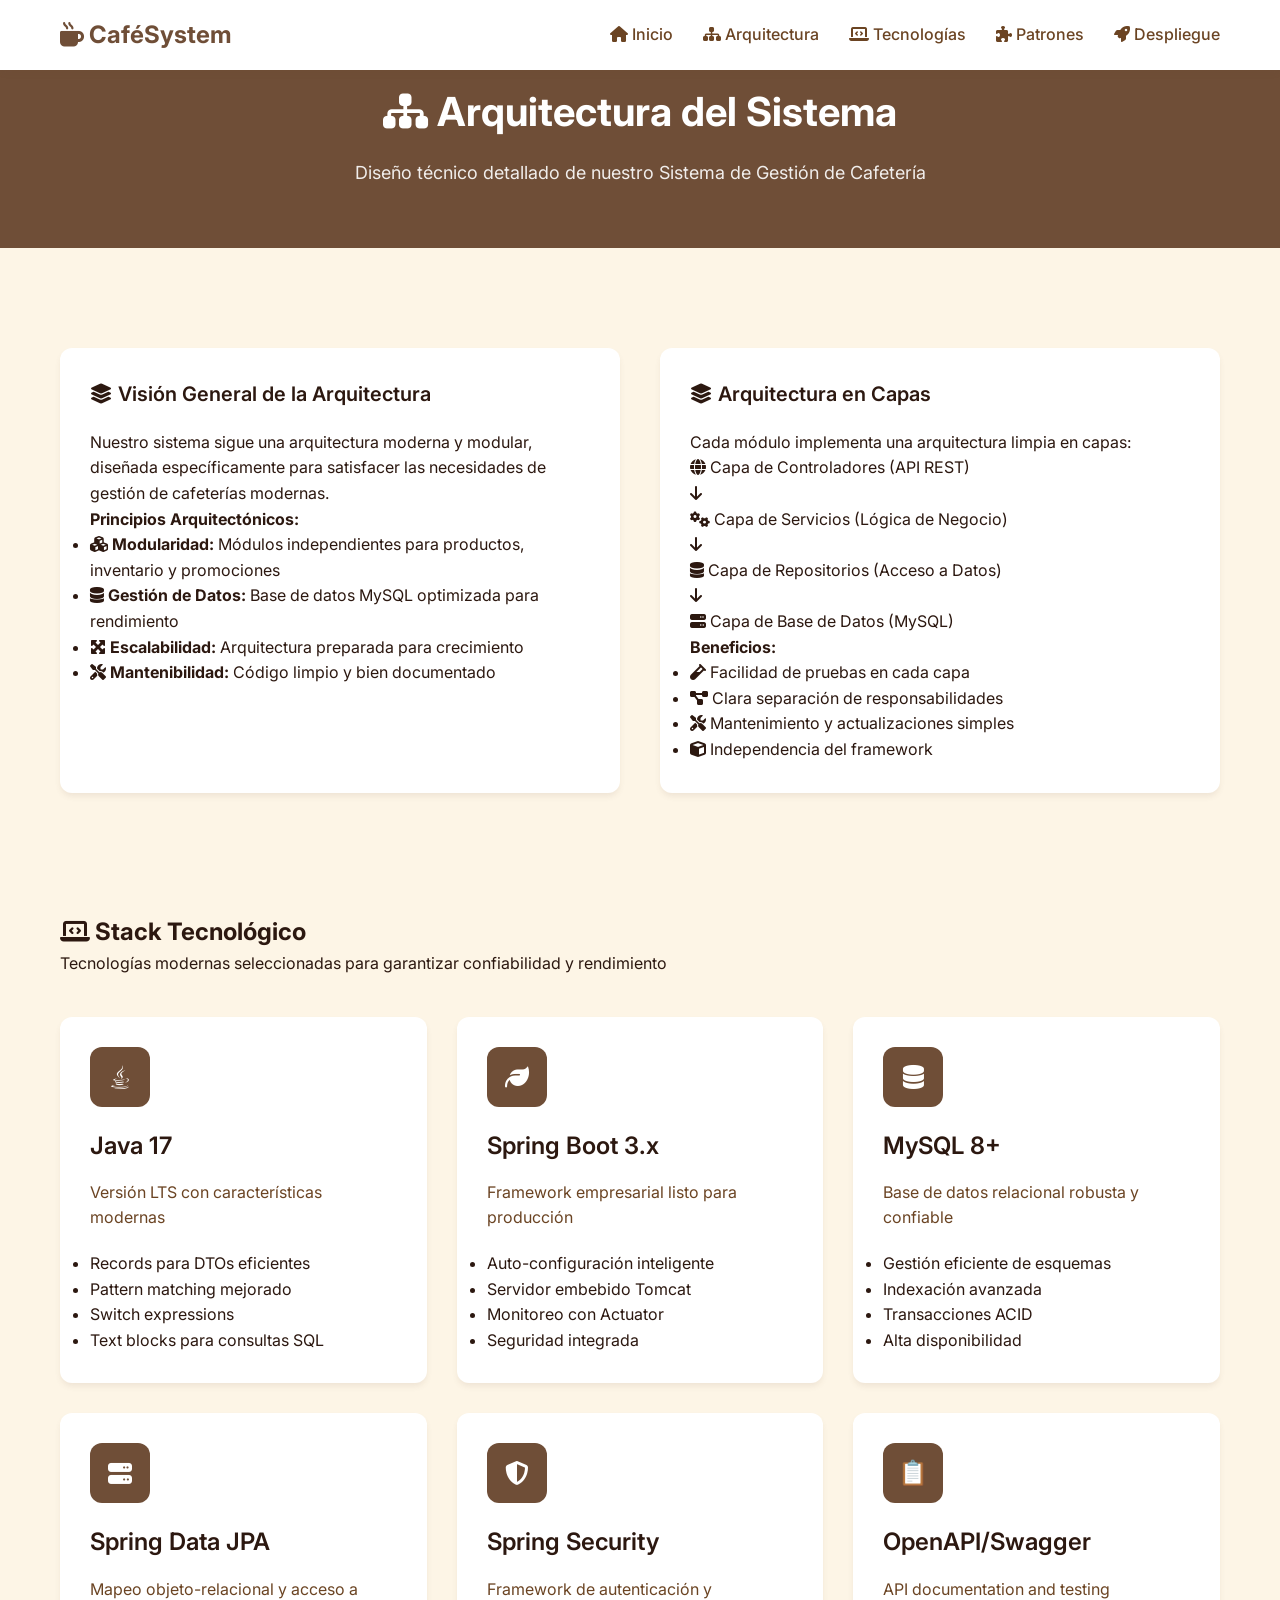
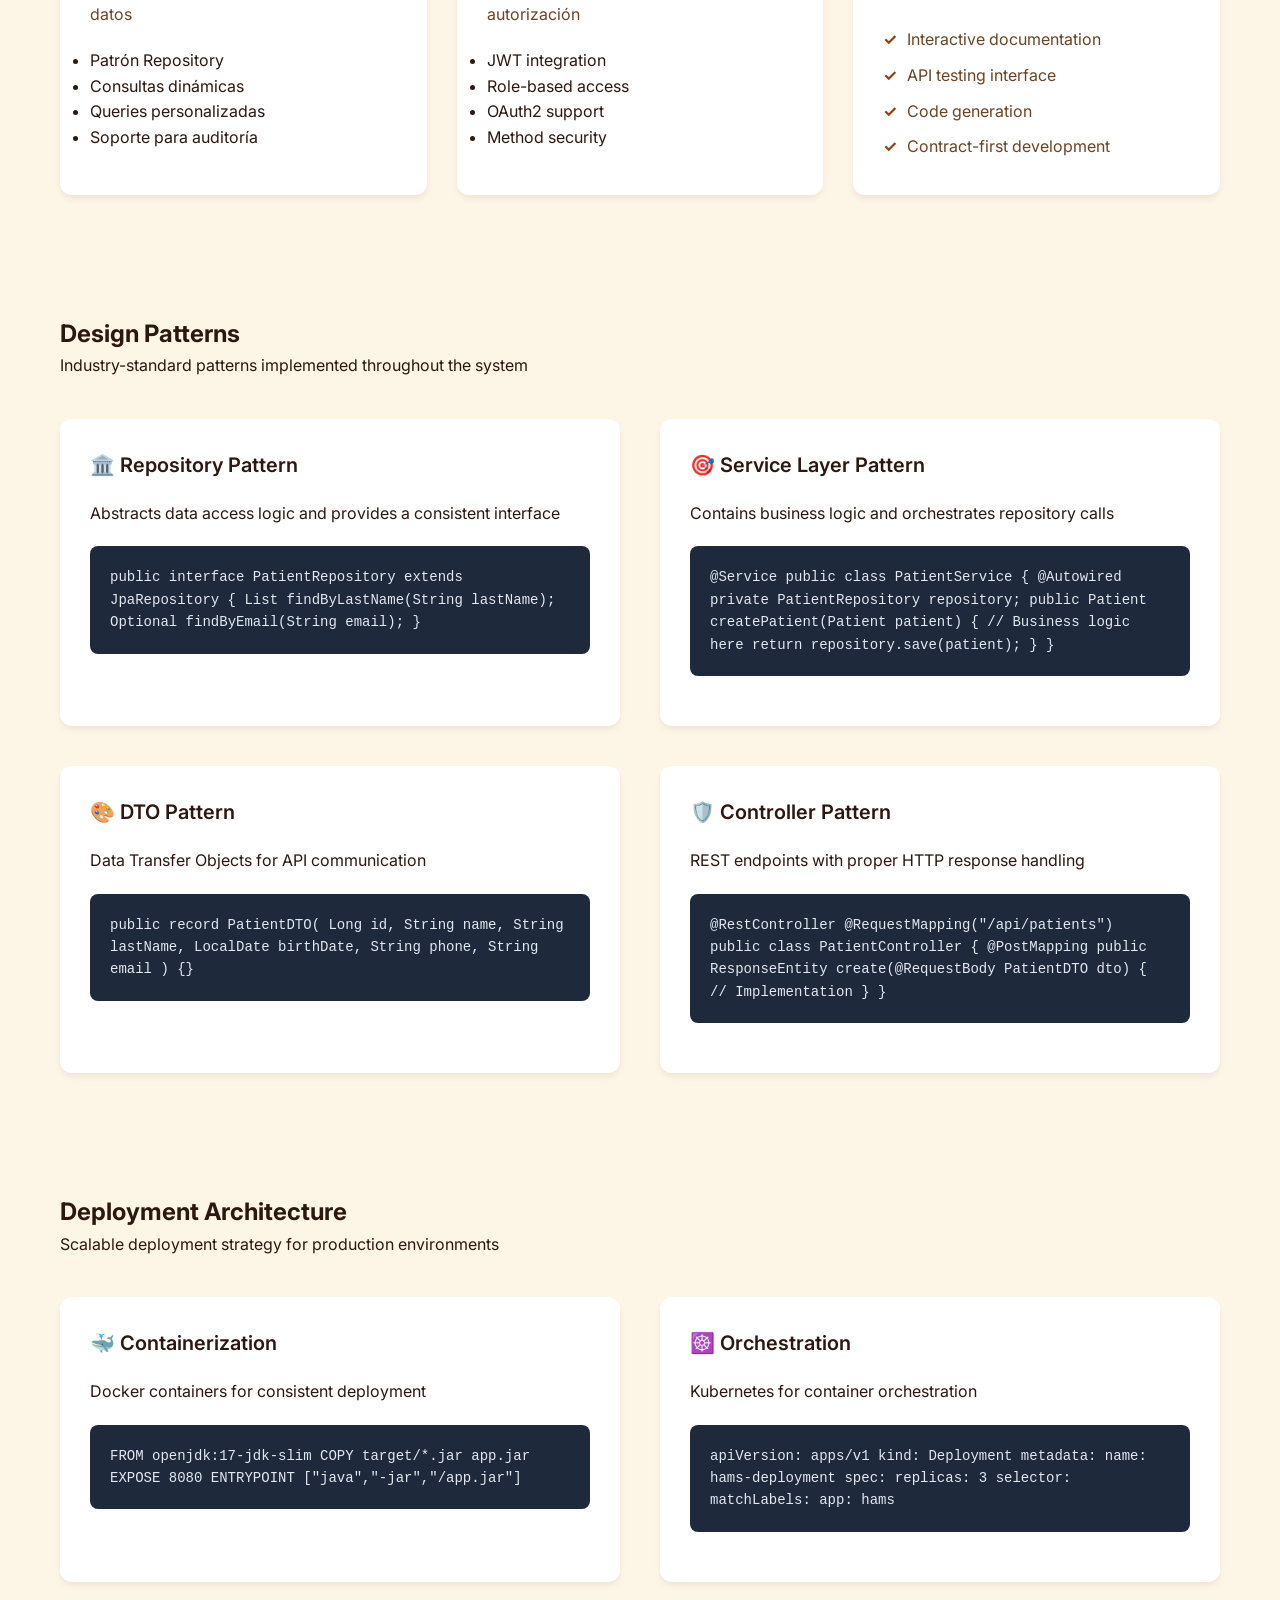
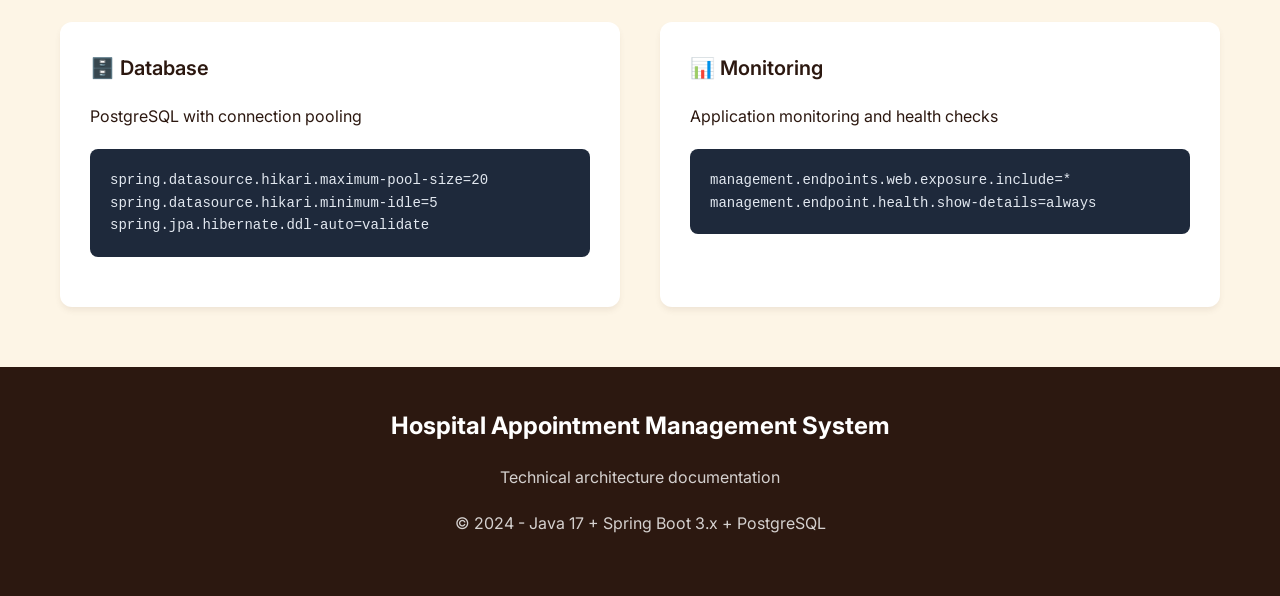
<file: docs/landing-page/pages/architecture.html>
<!DOCTYPE html>
<html lang="es">
<head>
    <meta charset="UTF-8">
    <meta name="viewport" content="width=device-width, initial-scale=1.0">
    <title>Arquitectura - Sistema de Gestión de Cafetería</title>
    <link rel="preconnect" href="https://fonts.googleapis.com">
    <link rel="preconnect" href="https://fonts.gstatic.com" crossorigin>
    <link href="https://fonts.googleapis.com/css2?family=Inter:wght@300;400;500;600;700&family=Playfair+Display:wght@700&display=swap" rel="stylesheet">
    <link rel="stylesheet" href="https://cdnjs.cloudflare.com/ajax/libs/font-awesome/6.4.0/css/all.min.css">
    <link rel="stylesheet" href="../assets/css/styles.css">
</head>
<body>
    <!-- Navigation -->
    <nav class="navbar">
        <div class="nav-container">
            <a href="../index.html" class="nav-logo"><i class="fas fa-mug-hot"></i> CaféSystem</a>
            <ul class="nav-menu">
                <li><a href="../index.html"><i class="fas fa-home"></i> Inicio</a></li>
                <li><a href="#architecture"><i class="fas fa-sitemap"></i> Arquitectura</a></li>
                <li><a href="#technologies"><i class="fas fa-laptop-code"></i> Tecnologías</a></li>
                <li><a href="#patterns"><i class="fas fa-puzzle-piece"></i> Patrones</a></li>
                <li><a href="#deployment"><i class="fas fa-rocket"></i> Despliegue</a></li>
            </ul>
        </div>
    </nav>

    <!-- Page Header -->
    <section class="page-header fade-in">
        <div class="container">
            <h1><i class="fas fa-sitemap"></i> Arquitectura del Sistema</h1>
            <p>Diseño técnico detallado de nuestro Sistema de Gestión de Cafetería</p>
        </div>
    </section>

    <!-- Architecture Details -->
    <section id="architecture" class="content-section fade-in">
        <div class="container">
            <div class="content-grid">
                <div class="content-card">
                    <h3><i class="fas fa-layer-group"></i> Visión General de la Arquitectura</h3>
                    <p>Nuestro sistema sigue una arquitectura moderna y modular, diseñada específicamente para satisfacer las necesidades de gestión de cafeterías modernas.</p>

                    <h4>Principios Arquitectónicos:</h4>
                    <ul class="feature-list">
                        <li><i class="fas fa-cubes"></i> <strong>Modularidad:</strong> Módulos independientes para productos, inventario y promociones</li>
                        <li><i class="fas fa-database"></i> <strong>Gestión de Datos:</strong> Base de datos MySQL optimizada para rendimiento</li>
                        <li><i class="fas fa-expand-arrows-alt"></i> <strong>Escalabilidad:</strong> Arquitectura preparada para crecimiento</li>
                        <li><i class="fas fa-tools"></i> <strong>Mantenibilidad:</strong> Código limpio y bien documentado</li>
                    </ul>
                </div>

                <div class="content-card">
                    <h3><i class="fas fa-layer-group"></i> Arquitectura en Capas</h3>
                    <p>Cada módulo implementa una arquitectura limpia en capas:</p>

                    <div class="architecture-layers">
                        <div class="layer">
                            <i class="fas fa-globe"></i>
                            <span>Capa de Controladores (API REST)</span>
                        </div>
                        <div class="layer-arrow"><i class="fas fa-arrow-down"></i></div>
                        <div class="layer">
                            <i class="fas fa-cogs"></i>
                            <span>Capa de Servicios (Lógica de Negocio)</span>
                        </div>
                        <div class="layer-arrow"><i class="fas fa-arrow-down"></i></div>
                        <div class="layer">
                            <i class="fas fa-database"></i>
                            <span>Capa de Repositorios (Acceso a Datos)</span>
                        </div>
                        <div class="layer-arrow"><i class="fas fa-arrow-down"></i></div>
                        <div class="layer">
                            <i class="fas fa-server"></i>
                            <span>Capa de Base de Datos (MySQL)</span>
                        </div>
                    </div>

                    <p><strong>Beneficios:</strong></p>
                    <ul class="feature-list">
                        <li><i class="fas fa-vial"></i> Facilidad de pruebas en cada capa</li>
                        <li><i class="fas fa-project-diagram"></i> Clara separación de responsabilidades</li>
                        <li><i class="fas fa-tools"></i> Mantenimiento y actualizaciones simples</li>
                        <li><i class="fas fa-cube"></i> Independencia del framework</li>
                    </ul>
                </div>
            </div>
        </div>
    </section>

    <!-- Technologies Section -->
    <section id="technologies" class="content-section fade-in">
        <div class="container">
            <h2><i class="fas fa-laptop-code"></i> Stack Tecnológico</h2>
            <p>Tecnologías modernas seleccionadas para garantizar confiabilidad y rendimiento</p>

            <div class="cards-grid">
                <div class="card">
                    <div class="card-icon"><i class="fab fa-java"></i></div>
                    <h3>Java 17</h3>
                    <p>Versión LTS con características modernas</p>
                    <ul class="feature-list">
                        <li>Records para DTOs eficientes</li>
                        <li>Pattern matching mejorado</li>
                        <li>Switch expressions</li>
                        <li>Text blocks para consultas SQL</li>
                    </ul>
                </div>

                <div class="card">
                    <div class="card-icon"><i class="fas fa-leaf"></i></div>
                    <h3>Spring Boot 3.x</h3>
                    <p>Framework empresarial listo para producción</p>
                    <ul class="feature-list">
                        <li>Auto-configuración inteligente</li>
                        <li>Servidor embebido Tomcat</li>
                        <li>Monitoreo con Actuator</li>
                        <li>Seguridad integrada</li>
                    </ul>
                </div>

                <div class="card">
                    <div class="card-icon"><i class="fas fa-database"></i></div>
                    <h3>MySQL 8+</h3>
                    <p>Base de datos relacional robusta y confiable</p>
                    <ul class="feature-list">
                        <li>Gestión eficiente de esquemas</li>
                        <li>Indexación avanzada</li>
                        <li>Transacciones ACID</li>
                        <li>Alta disponibilidad</li>
                    </ul>
                </div>

                <div class="card">
                    <div class="card-icon"><i class="fas fa-server"></i></div>
                    <h3>Spring Data JPA</h3>
                    <p>Mapeo objeto-relacional y acceso a datos</p>
                    <ul class="feature-list">
                        <li>Patrón Repository</li>
                        <li>Consultas dinámicas</li>
                        <li>Queries personalizadas</li>
                        <li>Soporte para auditoría</li>
                    </ul>
                </div>

                <div class="card">
                    <div class="card-icon"><i class="fas fa-shield-alt"></i></div>
                    <h3>Spring Security</h3>
                    <p>Framework de autenticación y autorización</p>
                    <ul class="feature-list">
                        <li>JWT integration</li>
                        <li>Role-based access</li>
                        <li>OAuth2 support</li>
                        <li>Method security</li>
                    </ul>
                </div>

                <div class="card">
                    <div class="card-icon">📋</div>
                    <h3>OpenAPI/Swagger</h3>
                    <p>API documentation and testing</p>
                    <ul class="card-features">
                        <li>Interactive documentation</li>
                        <li>API testing interface</li>
                        <li>Code generation</li>
                        <li>Contract-first development</li>
                    </ul>
                </div>
            </div>
        </div>
    </section>

    <!-- Design Patterns -->
    <section id="patterns" class="content-section">
        <div class="container">
            <h2>Design Patterns</h2>
            <p>Industry-standard patterns implemented throughout the system</p>

            <div class="content-grid">
                <div class="content-card">
                    <h3>🏛️ Repository Pattern</h3>
                    <p>Abstracts data access logic and provides a consistent interface</p>
                    <div class="code-block">
public interface PatientRepository extends JpaRepository<Patient, Long> {
    List<Patient> findByLastName(String lastName);
    Optional<Patient> findByEmail(String email);
}
                    </div>
                </div>

                <div class="content-card">
                    <h3>🎯 Service Layer Pattern</h3>
                    <p>Contains business logic and orchestrates repository calls</p>
                    <div class="code-block">
@Service
public class PatientService {
    @Autowired
    private PatientRepository repository;

    public Patient createPatient(Patient patient) {
        // Business logic here
        return repository.save(patient);
    }
}
                    </div>
                </div>

                <div class="content-card">
                    <h3>🎨 DTO Pattern</h3>
                    <p>Data Transfer Objects for API communication</p>
                    <div class="code-block">
public record PatientDTO(
    Long id,
    String name,
    String lastName,
    LocalDate birthDate,
    String phone,
    String email
) {}
                    </div>
                </div>

                <div class="content-card">
                    <h3>🛡️ Controller Pattern</h3>
                    <p>REST endpoints with proper HTTP response handling</p>
                    <div class="code-block">
@RestController
@RequestMapping("/api/patients")
public class PatientController {
    @PostMapping
    public ResponseEntity<PatientDTO> create(@RequestBody PatientDTO dto) {
        // Implementation
    }
}
                    </div>
                </div>
            </div>
        </div>
    </section>

    <!-- Deployment Section -->
    <section id="deployment" class="content-section">
        <div class="container">
            <h2>Deployment Architecture</h2>
            <p>Scalable deployment strategy for production environments</p>

            <div class="content-grid">
                <div class="content-card">
                    <h3>🐳 Containerization</h3>
                    <p>Docker containers for consistent deployment</p>
                    <div class="code-block">
FROM openjdk:17-jdk-slim
COPY target/*.jar app.jar
EXPOSE 8080
ENTRYPOINT ["java","-jar","/app.jar"]
                    </div>
                </div>

                <div class="content-card">
                    <h3>☸️ Orchestration</h3>
                    <p>Kubernetes for container orchestration</p>
                    <div class="code-block">
apiVersion: apps/v1
kind: Deployment
metadata:
  name: hams-deployment
spec:
  replicas: 3
  selector:
    matchLabels:
      app: hams
                    </div>
                </div>

                <div class="content-card">
                    <h3>🗄️ Database</h3>
                    <p>PostgreSQL with connection pooling</p>
                    <div class="code-block">
spring.datasource.hikari.maximum-pool-size=20
spring.datasource.hikari.minimum-idle=5
spring.jpa.hibernate.ddl-auto=validate
                    </div>
                </div>

                <div class="content-card">
                    <h3>📊 Monitoring</h3>
                    <p>Application monitoring and health checks</p>
                    <div class="code-block">
management.endpoints.web.exposure.include=*
management.endpoint.health.show-details=always
                    </div>
                </div>
            </div>
        </div>
    </section>

    <!-- Footer -->
    <footer class="footer">
        <div class="footer-content">
            <h3>Hospital Appointment Management System</h3>
            <p>Technical architecture documentation</p>
            <p>© 2024 - Java 17 + Spring Boot 3.x + PostgreSQL</p>
        </div>
    </footer>

    <script src="../assets/js/main.js"></script>
</body>
</html>
</file>
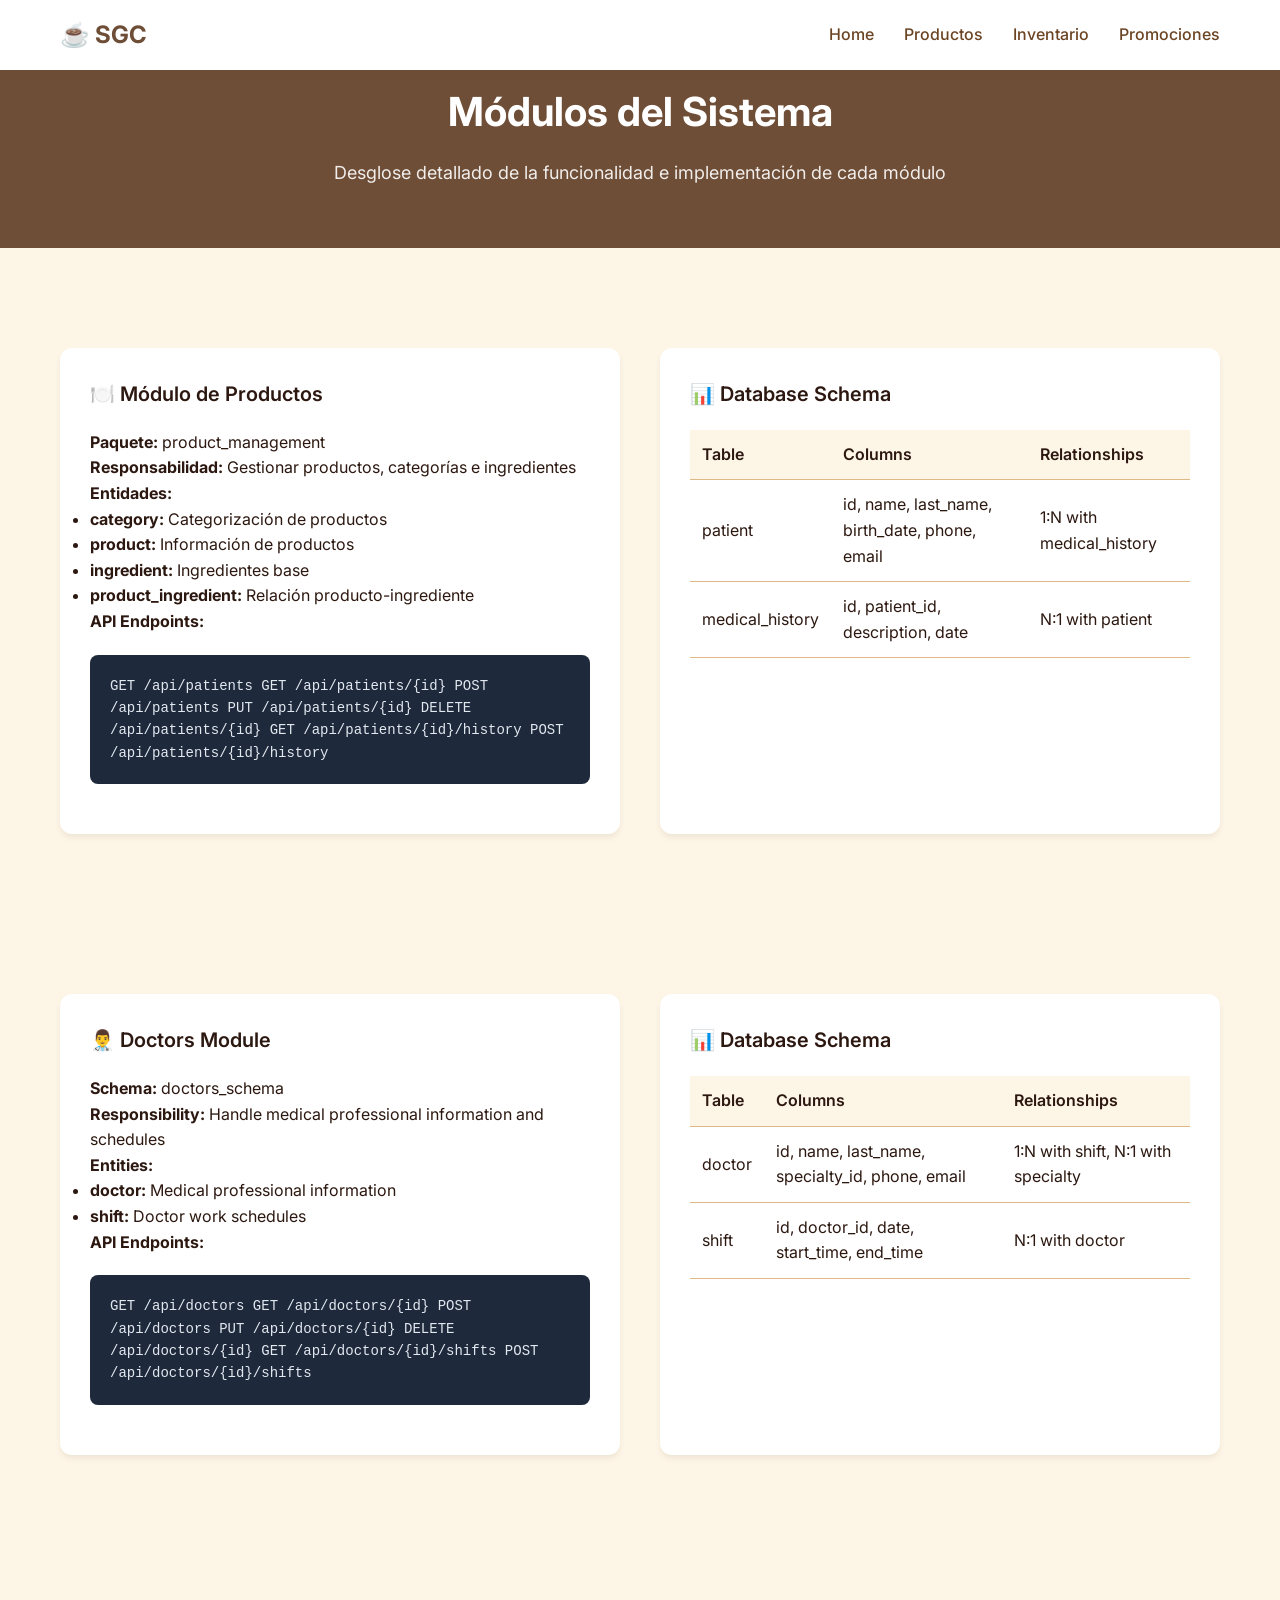
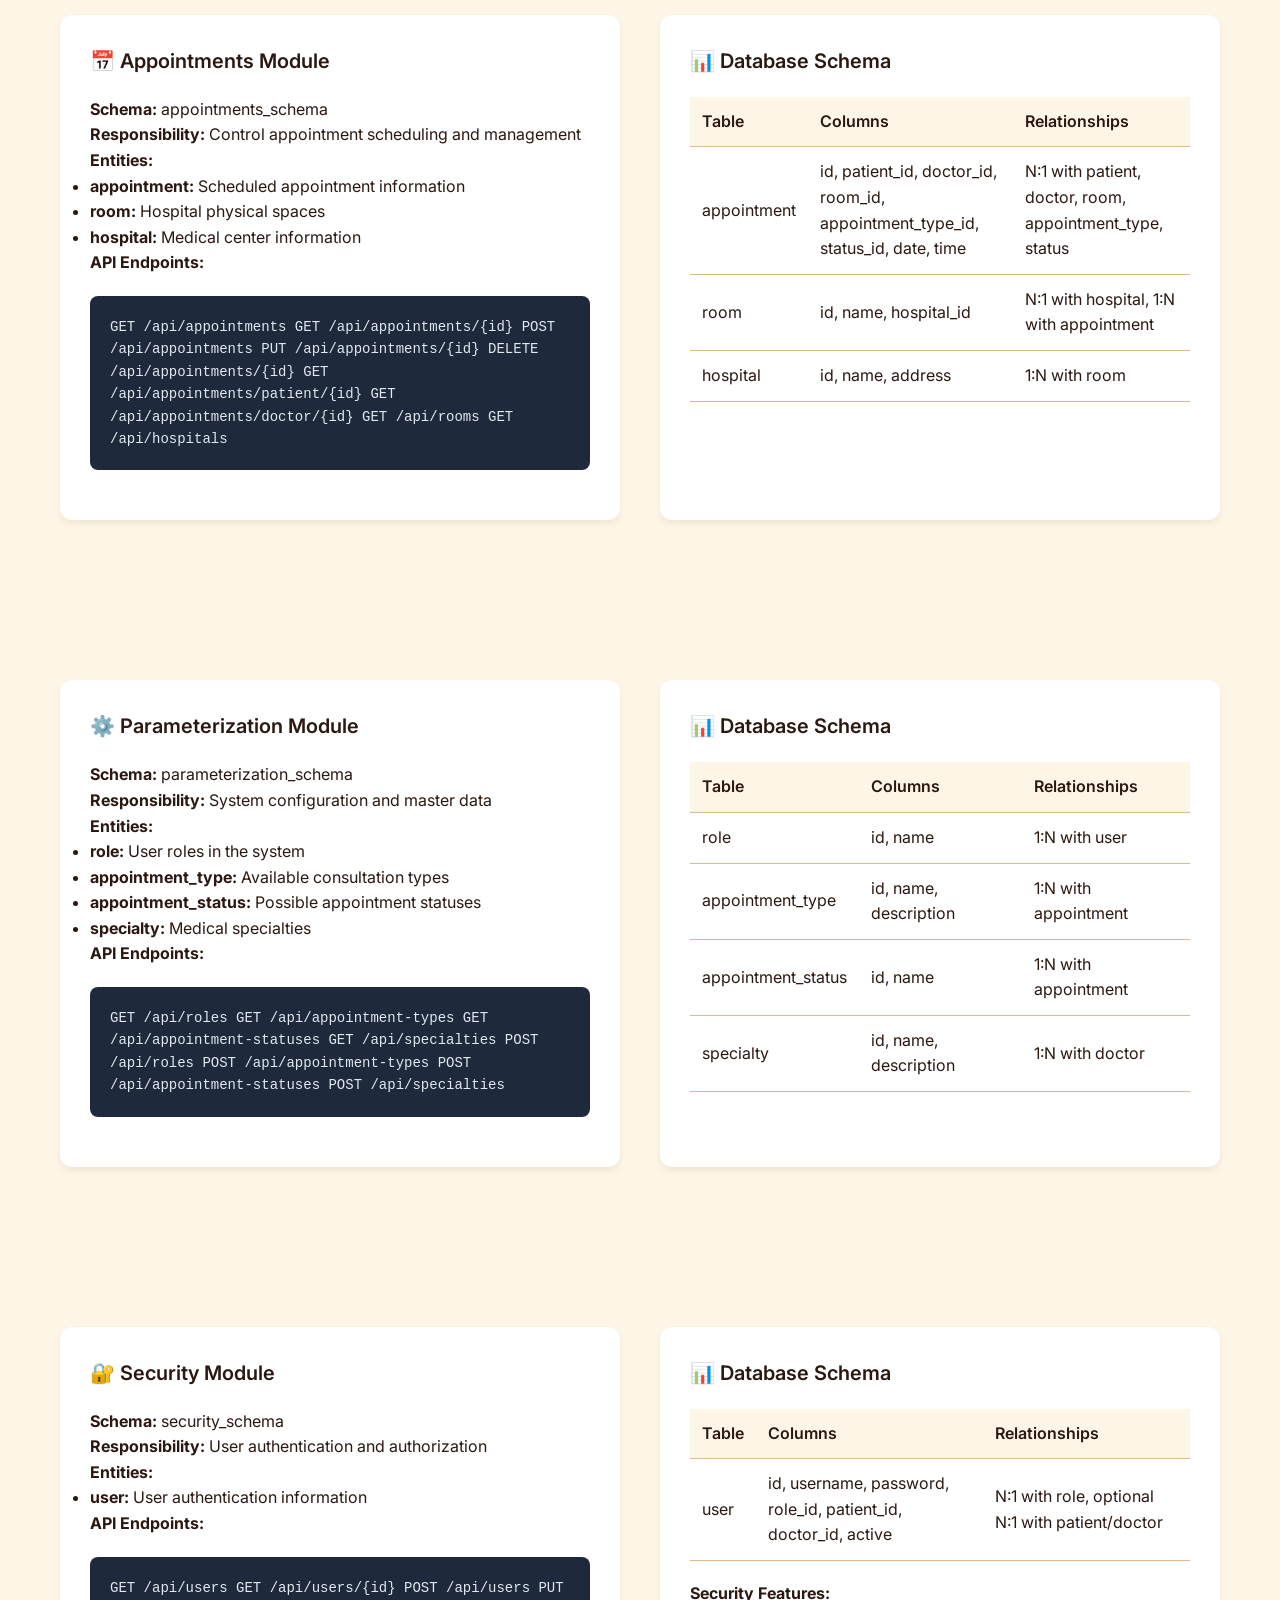
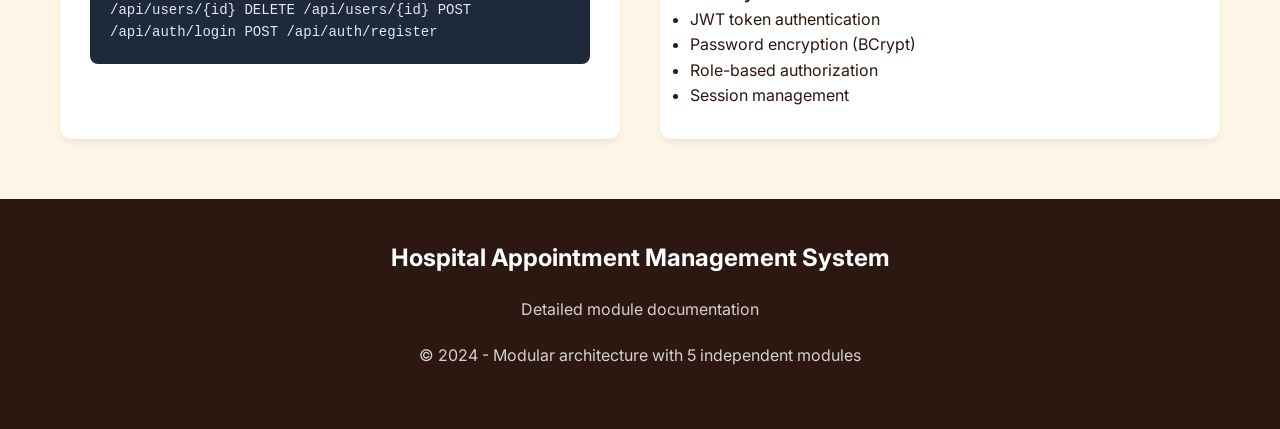
<file: docs/landing-page/pages/modules.html>
<!DOCTYPE html>
<html lang="es">
<head>
    <meta charset="UTF-8">
    <meta name="viewport" content="width=device-width, initial-scale=1.0">
    <title>Módulos - Sistema de Gestión de Cafetería</title>
    <link rel="preconnect" href="https://fonts.googleapis.com">
    <link rel="preconnect" href="https://fonts.gstatic.com" crossorigin>
    <link href="https://fonts.googleapis.com/css2?family=Inter:wght@300;400;500;600;700&display=swap" rel="stylesheet">
    <link rel="stylesheet" href="../assets/css/styles.css">
</head>
<body>
    <!-- Navigation -->
    <nav class="navbar">
        <div class="nav-container">
            <a href="../index.html" class="nav-logo">☕ SGC</a>
            <ul class="nav-menu">
                <li><a href="../index.html">Home</a></li>
                <li><a href="#products">Productos</a></li>
                <li><a href="#inventory">Inventario</a></li>
                <li><a href="#promotions">Promociones</a></li>
            </ul>
        </div>
    </nav>

    <!-- Page Header -->
    <section class="page-header">
        <div class="container">
            <h1>Módulos del Sistema</h1>
            <p>Desglose detallado de la funcionalidad e implementación de cada módulo</p>
        </div>
    </section>

    <!-- Products Module -->
    <section id="products" class="content-section">
        <div class="container">
            <div class="content-grid">
                <div class="content-card">
                    <h3>🍽️ Módulo de Productos</h3>
                    <p><strong>Paquete:</strong> product_management</p>
                    <p><strong>Responsabilidad:</strong> Gestionar productos, categorías e ingredientes</p>

                    <h4>Entidades:</h4>
                    <ul>
                        <li><strong>category:</strong> Categorización de productos</li>
                        <li><strong>product:</strong> Información de productos</li>
                        <li><strong>ingredient:</strong> Ingredientes base</li>
                        <li><strong>product_ingredient:</strong> Relación producto-ingrediente</li>
                    </ul>

                    <h4>API Endpoints:</h4>
                    <div class="code-block">
GET    /api/patients
GET    /api/patients/{id}
POST   /api/patients
PUT    /api/patients/{id}
DELETE /api/patients/{id}
GET    /api/patients/{id}/history
POST   /api/patients/{id}/history
                    </div>
                </div>

                <div class="content-card">
                    <h3>📊 Database Schema</h3>
                    <table class="data-table">
                        <thead>
                            <tr>
                                <th>Table</th>
                                <th>Columns</th>
                                <th>Relationships</th>
                            </tr>
                        </thead>
                        <tbody>
                            <tr>
                                <td>patient</td>
                                <td>id, name, last_name, birth_date, phone, email</td>
                                <td>1:N with medical_history</td>
                            </tr>
                            <tr>
                                <td>medical_history</td>
                                <td>id, patient_id, description, date</td>
                                <td>N:1 with patient</td>
                            </tr>
                        </tbody>
                    </table>
                </div>
            </div>
        </div>
    </section>

    <!-- Doctors Module -->
    <section id="doctors" class="content-section">
        <div class="container">
            <div class="content-grid">
                <div class="content-card">
                    <h3>👨‍⚕️ Doctors Module</h3>
                    <p><strong>Schema:</strong> doctors_schema</p>
                    <p><strong>Responsibility:</strong> Handle medical professional information and schedules</p>

                    <h4>Entities:</h4>
                    <ul>
                        <li><strong>doctor:</strong> Medical professional information</li>
                        <li><strong>shift:</strong> Doctor work schedules</li>
                    </ul>

                    <h4>API Endpoints:</h4>
                    <div class="code-block">
GET    /api/doctors
GET    /api/doctors/{id}
POST   /api/doctors
PUT    /api/doctors/{id}
DELETE /api/doctors/{id}
GET    /api/doctors/{id}/shifts
POST   /api/doctors/{id}/shifts
                    </div>
                </div>

                <div class="content-card">
                    <h3>📊 Database Schema</h3>
                    <table class="data-table">
                        <thead>
                            <tr>
                                <th>Table</th>
                                <th>Columns</th>
                                <th>Relationships</th>
                            </tr>
                        </thead>
                        <tbody>
                            <tr>
                                <td>doctor</td>
                                <td>id, name, last_name, specialty_id, phone, email</td>
                                <td>1:N with shift, N:1 with specialty</td>
                            </tr>
                            <tr>
                                <td>shift</td>
                                <td>id, doctor_id, date, start_time, end_time</td>
                                <td>N:1 with doctor</td>
                            </tr>
                        </tbody>
                    </table>
                </div>
            </div>
        </div>
    </section>

    <!-- Appointments Module -->
    <section id="appointments" class="content-section">
        <div class="container">
            <div class="content-grid">
                <div class="content-card">
                    <h3>📅 Appointments Module</h3>
                    <p><strong>Schema:</strong> appointments_schema</p>
                    <p><strong>Responsibility:</strong> Control appointment scheduling and management</p>

                    <h4>Entities:</h4>
                    <ul>
                        <li><strong>appointment:</strong> Scheduled appointment information</li>
                        <li><strong>room:</strong> Hospital physical spaces</li>
                        <li><strong>hospital:</strong> Medical center information</li>
                    </ul>

                    <h4>API Endpoints:</h4>
                    <div class="code-block">
GET    /api/appointments
GET    /api/appointments/{id}
POST   /api/appointments
PUT    /api/appointments/{id}
DELETE /api/appointments/{id}
GET    /api/appointments/patient/{id}
GET    /api/appointments/doctor/{id}
GET    /api/rooms
GET    /api/hospitals
                    </div>
                </div>

                <div class="content-card">
                    <h3>📊 Database Schema</h3>
                    <table class="data-table">
                        <thead>
                            <tr>
                                <th>Table</th>
                                <th>Columns</th>
                                <th>Relationships</th>
                            </tr>
                        </thead>
                        <tbody>
                            <tr>
                                <td>appointment</td>
                                <td>id, patient_id, doctor_id, room_id, appointment_type_id, status_id, date, time</td>
                                <td>N:1 with patient, doctor, room, appointment_type, status</td>
                            </tr>
                            <tr>
                                <td>room</td>
                                <td>id, name, hospital_id</td>
                                <td>N:1 with hospital, 1:N with appointment</td>
                            </tr>
                            <tr>
                                <td>hospital</td>
                                <td>id, name, address</td>
                                <td>1:N with room</td>
                            </tr>
                        </tbody>
                    </table>
                </div>
            </div>
        </div>
    </section>

    <!-- Parameterization Module -->
    <section id="parameterization" class="content-section">
        <div class="container">
            <div class="content-grid">
                <div class="content-card">
                    <h3>⚙️ Parameterization Module</h3>
                    <p><strong>Schema:</strong> parameterization_schema</p>
                    <p><strong>Responsibility:</strong> System configuration and master data</p>

                    <h4>Entities:</h4>
                    <ul>
                        <li><strong>role:</strong> User roles in the system</li>
                        <li><strong>appointment_type:</strong> Available consultation types</li>
                        <li><strong>appointment_status:</strong> Possible appointment statuses</li>
                        <li><strong>specialty:</strong> Medical specialties</li>
                    </ul>

                    <h4>API Endpoints:</h4>
                    <div class="code-block">
GET    /api/roles
GET    /api/appointment-types
GET    /api/appointment-statuses
GET    /api/specialties
POST   /api/roles
POST   /api/appointment-types
POST   /api/appointment-statuses
POST   /api/specialties
                    </div>
                </div>

                <div class="content-card">
                    <h3>📊 Database Schema</h3>
                    <table class="data-table">
                        <thead>
                            <tr>
                                <th>Table</th>
                                <th>Columns</th>
                                <th>Relationships</th>
                            </tr>
                        </thead>
                        <tbody>
                            <tr>
                                <td>role</td>
                                <td>id, name</td>
                                <td>1:N with user</td>
                            </tr>
                            <tr>
                                <td>appointment_type</td>
                                <td>id, name, description</td>
                                <td>1:N with appointment</td>
                            </tr>
                            <tr>
                                <td>appointment_status</td>
                                <td>id, name</td>
                                <td>1:N with appointment</td>
                            </tr>
                            <tr>
                                <td>specialty</td>
                                <td>id, name, description</td>
                                <td>1:N with doctor</td>
                            </tr>
                        </tbody>
                    </table>
                </div>
            </div>
        </div>
    </section>

    <!-- Security Module -->
    <section id="security" class="content-section">
        <div class="container">
            <div class="content-grid">
                <div class="content-card">
                    <h3>🔐 Security Module</h3>
                    <p><strong>Schema:</strong> security_schema</p>
                    <p><strong>Responsibility:</strong> User authentication and authorization</p>

                    <h4>Entities:</h4>
                    <ul>
                        <li><strong>user:</strong> User authentication information</li>
                    </ul>

                    <h4>API Endpoints:</h4>
                    <div class="code-block">
GET    /api/users
GET    /api/users/{id}
POST   /api/users
PUT    /api/users/{id}
DELETE /api/users/{id}
POST   /api/auth/login
POST   /api/auth/register
                    </div>
                </div>

                <div class="content-card">
                    <h3>📊 Database Schema</h3>
                    <table class="data-table">
                        <thead>
                            <tr>
                                <th>Table</th>
                                <th>Columns</th>
                                <th>Relationships</th>
                            </tr>
                        </thead>
                        <tbody>
                            <tr>
                                <td>user</td>
                                <td>id, username, password, role_id, patient_id, doctor_id, active</td>
                                <td>N:1 with role, optional N:1 with patient/doctor</td>
                            </tr>
                        </tbody>
                    </table>

                    <h4>Security Features:</h4>
                    <ul>
                        <li>JWT token authentication</li>
                        <li>Password encryption (BCrypt)</li>
                        <li>Role-based authorization</li>
                        <li>Session management</li>
                    </ul>
                </div>
            </div>
        </div>
    </section>

    <!-- Footer -->
    <footer class="footer">
        <div class="footer-content">
            <h3>Hospital Appointment Management System</h3>
            <p>Detailed module documentation</p>
            <p>© 2024 - Modular architecture with 5 independent modules</p>
        </div>
    </footer>

    <script src="../assets/js/main.js"></script>
</body>
</html>
</file>
<file: frontend/styles.css>
body {
    font-family: 'Arial', sans-serif;
    background-color: #f8f9fa;
}

.navbar-brand {
    font-weight: bold;
}

.navbar-nav .nav-link {
    cursor: pointer;
}

.section {
    background: white;
    padding: 20px;
    border-radius: 8px;
    box-shadow: 0 2px 4px rgba(0,0,0,0.1);
}

.card {
    margin-bottom: 15px;
    transition: transform 0.2s;
}

.card:hover {
    transform: translateY(-2px);
}

.btn-primary {
    background-color: #6f42c1;
    border-color: #6f42c1;
}

.btn-primary:hover {
    background-color: #5a359a;
    border-color: #5a359a;
}

.btn-success {
    background-color: #28a745;
    border-color: #28a745;
}

.btn-success:hover {
    background-color: #218838;
    border-color: #218838;
}

.btn-warning {
    background-color: #ffc107;
    border-color: #ffc107;
    color: #212529;
}

.btn-warning:hover {
    background-color: #e0a800;
    border-color: #d39e00;
    color: #212529;
}

.btn-danger {
    background-color: #dc3545;
    border-color: #dc3545;
}

.btn-danger:hover {
    background-color: #c82333;
    border-color: #bd2130;
}

.modal-content {
    border-radius: 10px;
}
</file>
<file: docs/landing-page/assets/css/styles.css>
/* Sistema de Gestión de Cafetería - Estilos de Landing Page */

:root {
    --primary-color: #6F4E37; /* Marrón café */
    --secondary-color: #C4A484; /* Café con leche */
    --accent-color: #8B4513; /* Marrón oscuro */
    --background-color: #FDF5E6; /* Crema claro */
    --card-background: #FFFFFF;
    --text-primary: #2C1810; /* Marrón muy oscuro */
    --text-secondary: #6B4423; /* Marrón medio */
    --border-color: #DEB887; /* Café claro */
    --shadow: 0 4px 6px -1px rgba(111, 78, 55, 0.1);
    --gradient: linear-gradient(135deg, var(--primary-color), var(--accent-color));
}

* {
    margin: 0;
    padding: 0;
    box-sizing: border-box;
}

body {
    font-family: 'Inter', -apple-system, BlinkMacSystemFont, 'Segoe UI', Roboto, sans-serif;
    line-height: 1.6;
    color: var(--text-primary);
    background-color: var(--background-color);
}

/* Navigation */
.navbar {
    background: var(--card-background);
    box-shadow: var(--shadow);
    position: fixed;
    top: 0;
    width: 100%;
    z-index: 1000;
}

.nav-container {
    max-width: 1200px;
    margin: 0 auto;
    padding: 0 20px;
    display: flex;
    justify-content: space-between;
    align-items: center;
    height: 70px;
}

.nav-logo {
    font-size: 1.5rem;
    font-weight: 700;
    color: var(--primary-color);
    text-decoration: none;
}

.nav-menu {
    display: flex;
    list-style: none;
    gap: 30px;
}

.nav-menu a {
    text-decoration: none;
    color: var(--text-secondary);
    font-weight: 500;
    transition: color 0.3s;
}

.nav-menu a:hover {
    color: var(--primary-color);
}

/* Hero Section */
.hero {
    background: linear-gradient(135deg, var(--primary-color), #1d4ed8);
    color: white;
    padding: 120px 20px 80px;
    text-align: center;
}

.hero-container {
    max-width: 1200px;
    margin: 0 auto;
}

.hero h1 {
    font-size: 3.5rem;
    font-weight: 700;
    margin-bottom: 20px;
}

.hero p {
    font-size: 1.25rem;
    margin-bottom: 40px;
    opacity: 0.9;
}

.hero-buttons {
    display: flex;
    gap: 20px;
    justify-content: center;
    flex-wrap: wrap;
}

/* Container */
.container {
    max-width: 1200px;
    margin: 0 auto;
    padding: 0 20px;
}

/* Sections */
.section {
    padding: 80px 0;
}

.section h2 {
    font-size: 2.5rem;
    font-weight: 700;
    text-align: center;
    margin-bottom: 20px;
    color: var(--text-primary);
}

.section p {
    font-size: 1.125rem;
    text-align: center;
    margin-bottom: 60px;
    color: var(--text-secondary);
}

/* Cards */
.cards-grid {
    display: grid;
    grid-template-columns: repeat(auto-fit, minmax(350px, 1fr));
    gap: 30px;
    margin-top: 40px;
}

.card {
    background: var(--card-background);
    border-radius: 12px;
    padding: 30px;
    box-shadow: var(--shadow);
    transition: transform 0.3s, box-shadow 0.3s;
}

.card:hover {
    transform: translateY(-5px);
    box-shadow: 0 20px 25px -5px rgba(0, 0, 0, 0.1);
}

.card-icon {
    width: 60px;
    height: 60px;
    background: var(--primary-color);
    border-radius: 12px;
    display: flex;
    align-items: center;
    justify-content: center;
    margin-bottom: 20px;
    color: white;
    font-size: 1.5rem;
}

.card h3 {
    font-size: 1.5rem;
    font-weight: 600;
    margin-bottom: 15px;
    color: var(--text-primary);
}

.card p {
    color: var(--text-secondary);
    margin-bottom: 20px;
}

.card-features {
    list-style: none;
}

.card-features li {
    padding: 5px 0;
    color: var(--text-secondary);
}

.card-features li:before {
    content: "✓";
    color: var(--accent-color);
    font-weight: bold;
    margin-right: 10px;
}

/* Buttons */
.btn {
    display: inline-block;
    padding: 12px 24px;
    border-radius: 8px;
    text-decoration: none;
    font-weight: 600;
    transition: all 0.3s;
    cursor: pointer;
    border: none;
}

.btn-primary {
    background: var(--primary-color);
    color: white;
}

.btn-primary:hover {
    background: #1d4ed8;
    transform: translateY(-2px);
}

.btn-secondary {
    background: transparent;
    color: var(--primary-color);
    border: 2px solid var(--primary-color);
}

.btn-secondary:hover {
    background: var(--primary-color);
    color: white;
}

/* Architecture Section */
.architecture-grid {
    display: grid;
    grid-template-columns: repeat(auto-fit, minmax(300px, 1fr));
    gap: 30px;
    margin-top: 40px;
}

.arch-component {
    background: var(--card-background);
    border-radius: 12px;
    padding: 30px;
    text-align: center;
    box-shadow: var(--shadow);
}

.arch-component h3 {
    font-size: 1.25rem;
    font-weight: 600;
    margin-bottom: 15px;
    color: var(--text-primary);
}

.arch-component p {
    color: var(--text-secondary);
}

/* Database Section */
.database-schema {
    background: var(--card-background);
    border-radius: 12px;
    padding: 40px;
    margin-top: 40px;
    box-shadow: var(--shadow);
}

.schema-grid {
    display: grid;
    grid-template-columns: repeat(auto-fit, minmax(250px, 1fr));
    gap: 20px;
    margin-top: 30px;
}

.schema-item {
    background: var(--background-color);
    border-radius: 8px;
    padding: 20px;
    text-align: center;
}

.schema-item h4 {
    font-size: 1.125rem;
    font-weight: 600;
    margin-bottom: 10px;
    color: var(--primary-color);
}

.schema-item p {
    font-size: 0.875rem;
    color: var(--text-secondary);
}

/* Footer */
.footer {
    background: var(--text-primary);
    color: white;
    padding: 40px 0;
    text-align: center;
}

.footer-content {
    max-width: 1200px;
    margin: 0 auto;
    padding: 0 20px;
}

.footer h3 {
    font-size: 1.5rem;
    margin-bottom: 20px;
}

.footer p {
    opacity: 0.8;
    margin-bottom: 20px;
}

/* Responsive */
@media (max-width: 768px) {
    .nav-menu {
        display: none;
    }

    .hero h1 {
        font-size: 2.5rem;
    }

    .hero p {
        font-size: 1rem;
    }

    .hero-buttons {
        flex-direction: column;
        align-items: center;
    }

    .section {
        padding: 60px 0;
    }

    .section h2 {
        font-size: 2rem;
    }

    .cards-grid {
        grid-template-columns: 1fr;
    }
}

/* Page specific styles */
.page-header {
    background: var(--primary-color);
    color: white;
    padding: 80px 0 60px;
    text-align: center;
}

.page-header h1 {
    font-size: 2.5rem;
    margin-bottom: 15px;
}

.page-header p {
    font-size: 1.125rem;
    opacity: 0.9;
}

.content-section {
    padding: 60px 0;
}

.content-grid {
    display: grid;
    grid-template-columns: repeat(auto-fit, minmax(400px, 1fr));
    gap: 40px;
    margin-top: 40px;
}

.content-card {
    background: var(--card-background);
    border-radius: 12px;
    padding: 30px;
    box-shadow: var(--shadow);
}

.content-card h3 {
    font-size: 1.25rem;
    font-weight: 600;
    margin-bottom: 20px;
    color: var(--text-primary);
}

.diagram-container {
    margin: 20px 0;
    text-align: center;
}

.diagram-container img {
    max-width: 100%;
    border-radius: 8px;
    box-shadow: var(--shadow);
}

/* Code blocks */
.code-block {
    background: #1e293b;
    color: #e2e8f0;
    border-radius: 8px;
    padding: 20px;
    margin: 20px 0;
    font-family: 'Monaco', 'Menlo', 'Ubuntu Mono', monospace;
    font-size: 0.875rem;
    overflow-x: auto;
}

/* Tables */
.data-table {
    width: 100%;
    border-collapse: collapse;
    margin: 20px 0;
}

.data-table th,
.data-table td {
    padding: 12px;
    text-align: left;
    border-bottom: 1px solid var(--border-color);
}

.data-table th {
    background: var(--background-color);
    font-weight: 600;
    color: var(--text-primary);
}

.data-table tr:hover {
    background: var(--background-color);
}
</file>
